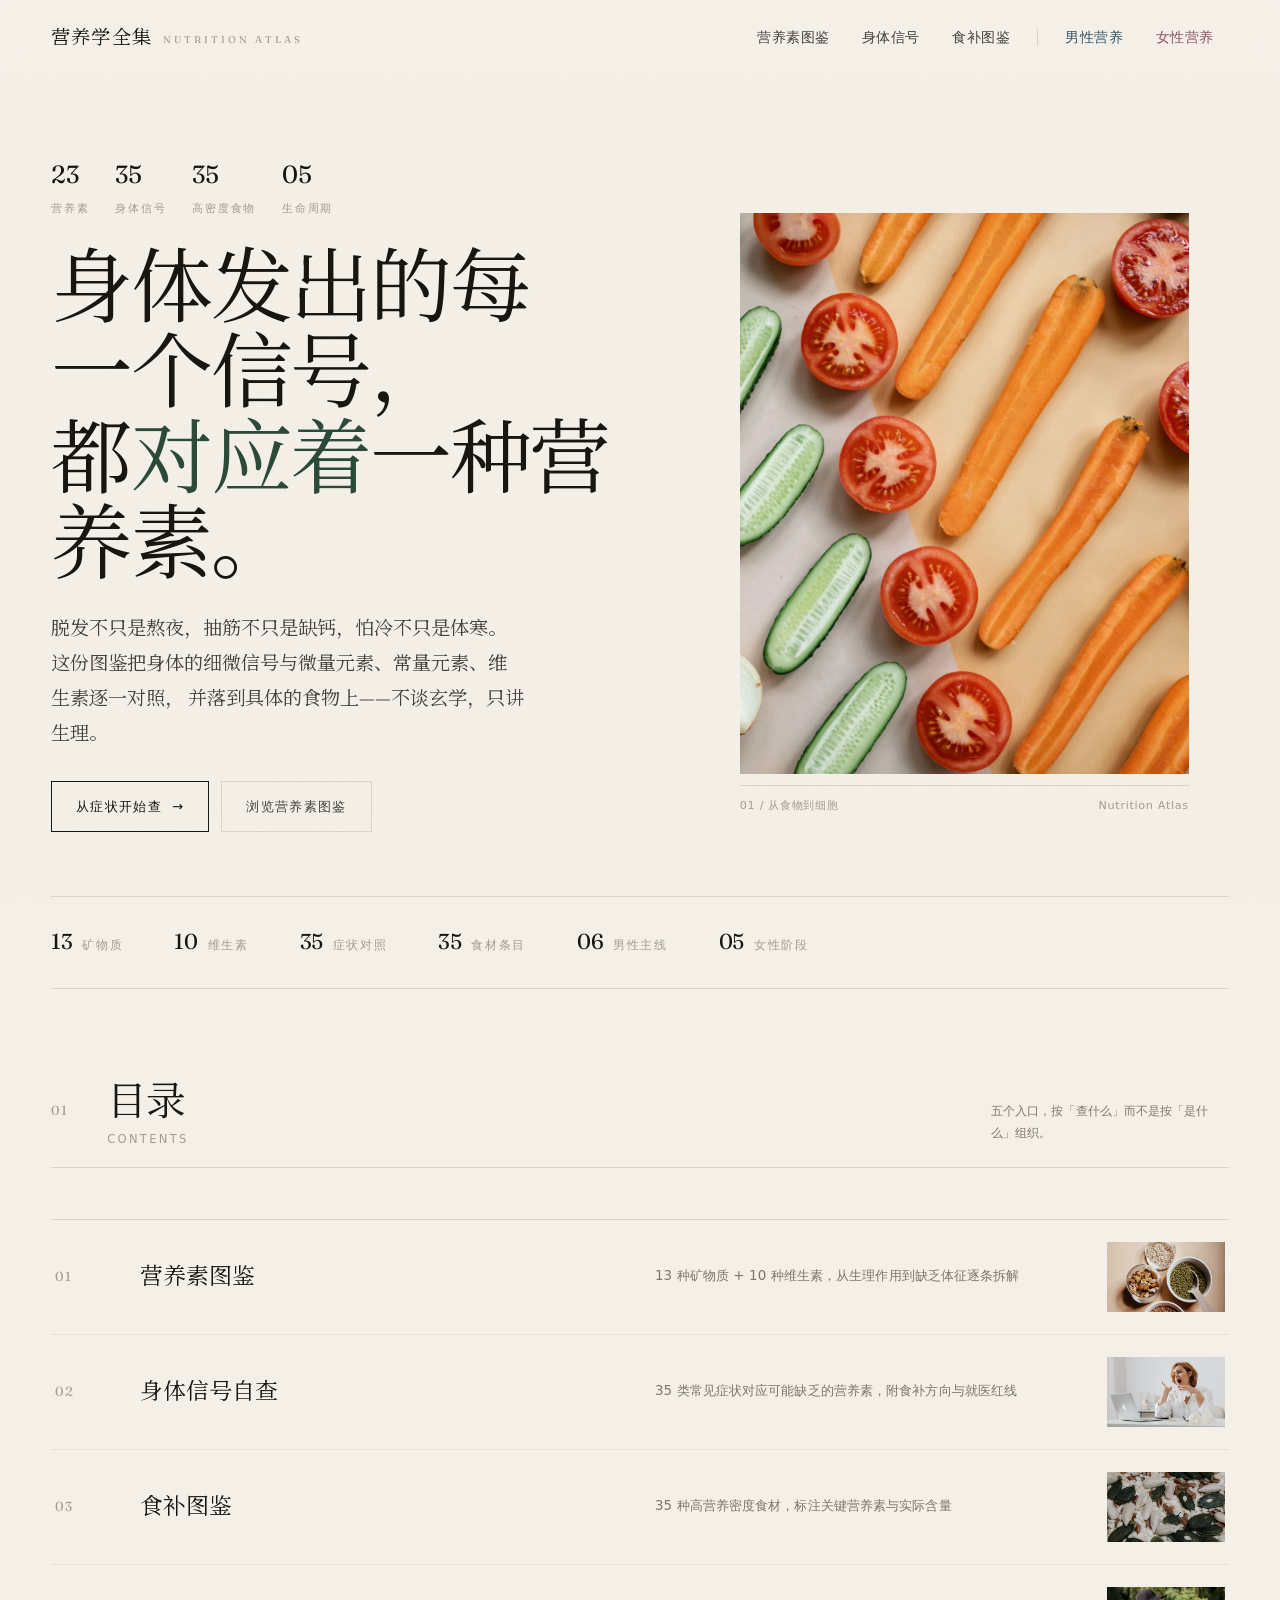
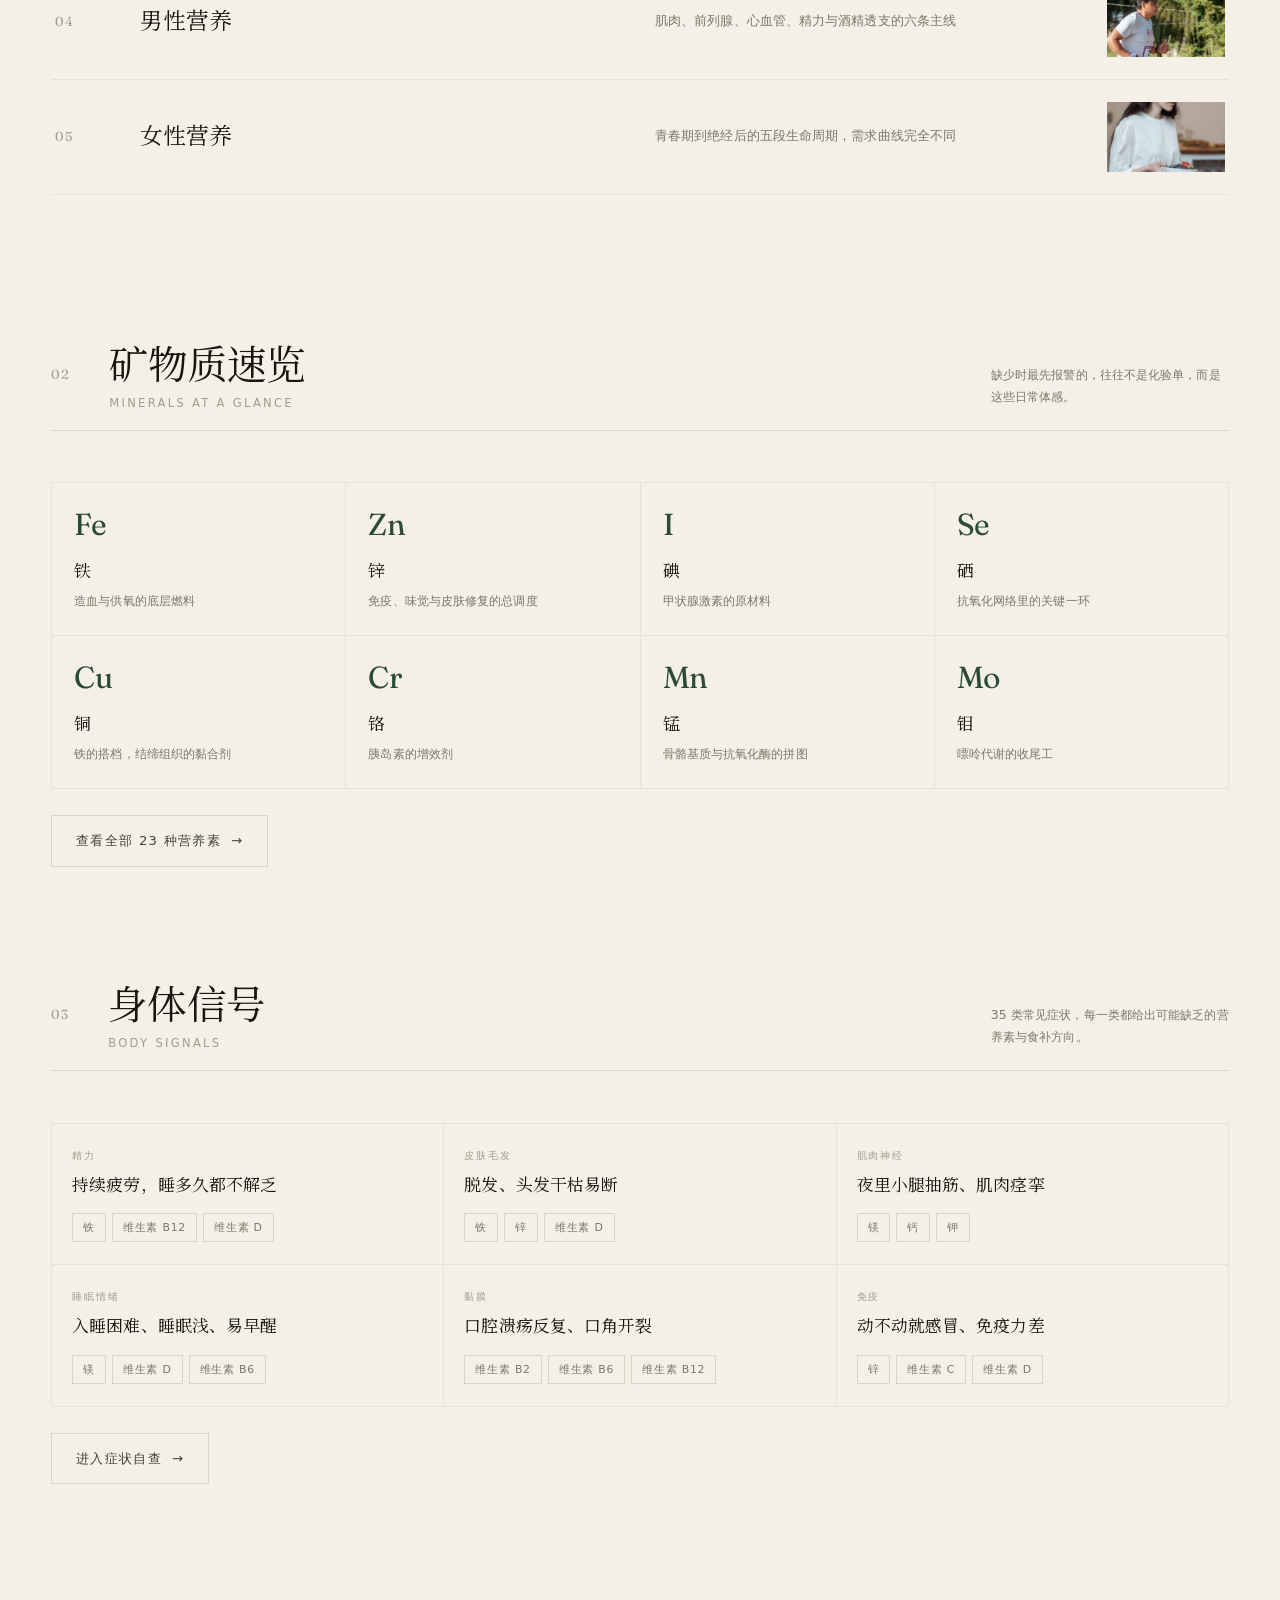
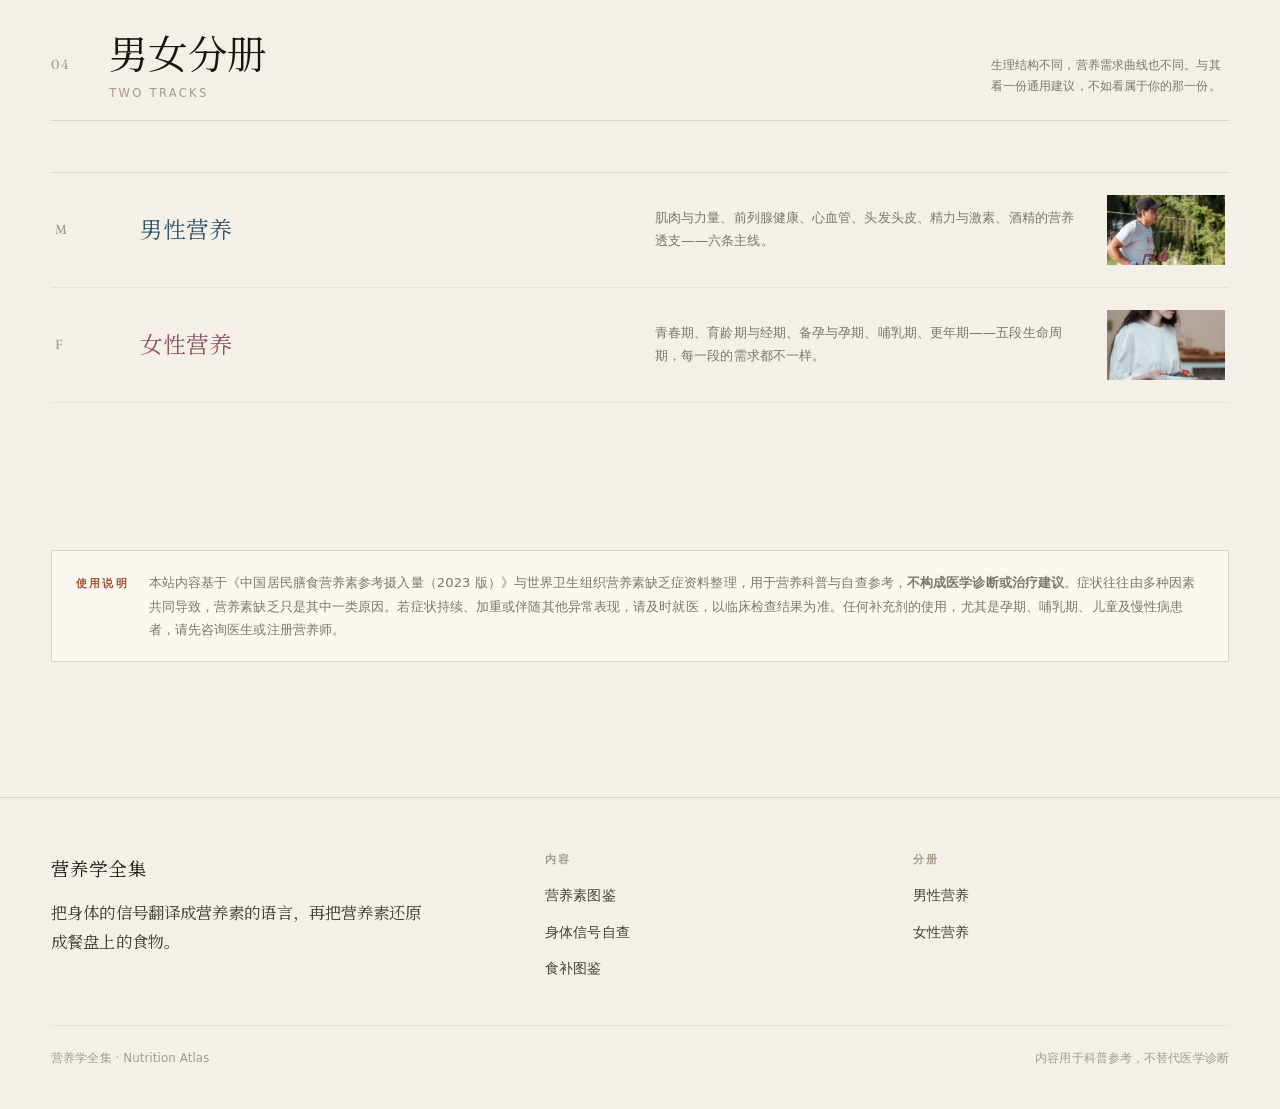
<file: index.html>
<!DOCTYPE html>
<html lang="zh-CN">
<head>
<meta charset="UTF-8">
<meta name="viewport" content="width=device-width, initial-scale=1">
<title>营养学全集 · 微量元素、身体信号与食补图鉴</title>
<meta name="description" content="从身体的细微信号出发，反查可能缺乏的微量元素、常量元素与维生素，并给出对应的高营养密度食物。分设男性与女性专区。">
<link rel="stylesheet" href="css/main.css">
</head>
<body data-page="home">

<header class="masthead">
  <div class="wrap masthead__in">
    <a class="brand" href="index.html">
      <span class="brand__cn">营养学全集</span>
      <span class="brand__en">Nutrition Atlas</span>
    </a>
    <nav class="nav">
      <a href="nutrients.html">营养素图鉴</a>
      <a href="symptoms.html">身体信号</a>
      <a href="foods.html">食补图鉴</a>
      <span class="nav__sep"></span>
      <a href="male.html" data-sex="male">男性营养</a>
      <a href="female.html" data-sex="female">女性营养</a>
    </nav>
    <button class="burger" aria-label="菜单" aria-expanded="false"><span></span><span></span></button>
  </div>
</header>
<div class="drawer">
  <a href="nutrients.html">营养素图鉴 <i>01</i></a>
  <a href="symptoms.html">身体信号自查 <i>02</i></a>
  <a href="foods.html">食补图鉴 <i>03</i></a>
  <a href="male.html">男性营养 <i>04</i></a>
  <a href="female.html">女性营养 <i>05</i></a>
</div>

<!-- ============ Hero ============ -->
<section class="hero">
  <div class="wrap hero__grid">
    <div>
      <div class="hero__meta rv">
        <div><b class="num">23</b><span>营养素</span></div>
        <div><b class="num">35</b><span>身体信号</span></div>
        <div><b class="num">35</b><span>高密度食物</span></div>
        <div><b class="num">05</b><span>生命周期</span></div>
      </div>
      <h1 class="rv" data-d="1">身体发出的每一个信号，<br>都<em>对应着</em>一种营养素。</h1>
      <p class="lead hero__lead rv" data-d="2">
        脱发不只是熬夜，抽筋不只是缺钙，怕冷不只是体寒。
        这份图鉴把身体的细微信号与微量元素、常量元素、维生素逐一对照，
        并落到具体的食物上——不谈玄学，只讲生理。
      </p>
      <div class="hero__cta rv" data-d="3">
        <a class="btn" href="symptoms.html">从症状开始查 <span class="arw">→</span></a>
        <a class="btn btn--ghost" href="nutrients.html">浏览营养素图鉴</a>
      </div>
    </div>
    <figure class="hero__figure rv" data-d="2">
      <img src="img/hero-cover.jpg" alt="新鲜蔬果与食材" width="1600" height="900">
      <figcaption><span>01 / 从食物到细胞</span><span>Nutrition Atlas</span></figcaption>
    </figure>
  </div>
</section>

<div class="wrap"><div class="strip rv">
  <div class="strip__i"><b class="num">13</b><span>矿物质</span></div>
  <div class="strip__i"><b class="num">10</b><span>维生素</span></div>
  <div class="strip__i"><b class="num">35</b><span>症状对照</span></div>
  <div class="strip__i"><b class="num">35</b><span>食材条目</span></div>
  <div class="strip__i"><b class="num">06</b><span>男性主线</span></div>
  <div class="strip__i"><b class="num">05</b><span>女性阶段</span></div>
</div></div>

<!-- ============ 目录 ============ -->
<section class="sec">
  <div class="wrap">
    <div class="sec__head rv">
      <span class="sec__no num">01</span>
      <h2 class="sec__title">目录<small>Contents</small></h2>
      <p class="sec__aside">五个入口，按「查什么」而不是按「是什么」组织。</p>
    </div>
    <div class="toc" id="toc"></div>
  </div>
</section>

<!-- ============ 营养素速览 ============ -->
<section class="sec sec--tight">
  <div class="wrap">
    <div class="sec__head rv">
      <span class="sec__no num">02</span>
      <h2 class="sec__title">矿物质速览<small>Minerals at a Glance</small></h2>
      <p class="sec__aside">缺少时最先报警的，往往不是化验单，而是这些日常体感。</p>
    </div>
    <div class="qgrid" id="quickNutrients"></div>
    <div style="margin-top:26px" class="rv">
      <a class="btn btn--ghost" href="nutrients.html">查看全部 23 种营养素 <span class="arw">→</span></a>
    </div>
  </div>
</section>

<!-- ============ 症状抽样 ============ -->
<section class="sec sec--tight">
  <div class="wrap">
    <div class="sec__head rv">
      <span class="sec__no num">03</span>
      <h2 class="sec__title">身体信号<small>Body Signals</small></h2>
      <p class="sec__aside">35 类常见症状，每一类都给出可能缺乏的营养素与食补方向。</p>
    </div>
    <div class="sgrid" id="quickSymptoms"></div>
    <div style="margin-top:26px" class="rv">
      <a class="btn btn--ghost" href="symptoms.html">进入症状自查 <span class="arw">→</span></a>
    </div>
  </div>
</section>

<!-- ============ 男女分流 ============ -->
<section class="sec">
  <div class="wrap">
    <div class="sec__head rv">
      <span class="sec__no num">04</span>
      <h2 class="sec__title">男女分册<small>Two Tracks</small></h2>
      <p class="sec__aside">生理结构不同，营养需求曲线也不同。与其看一份通用建议，不如看属于你的那一份。</p>
    </div>
    <div class="toc">
      <a class="toc__row rv" href="male.html">
        <span class="toc__no num">M</span>
        <span class="toc__t" style="color:var(--male)">男性营养</span>
        <span class="toc__d">肌肉与力量、前列腺健康、心血管、头发头皮、精力与激素、酒精的营养透支——六条主线。</span>
        <span class="toc__thumb"><img src="img/hero-male.jpg" alt="" loading="lazy"></span>
      </a>
      <a class="toc__row rv" href="female.html">
        <span class="toc__no num">F</span>
        <span class="toc__t" style="color:var(--female)">女性营养</span>
        <span class="toc__d">青春期、育龄期与经期、备孕与孕期、哺乳期、更年期——五段生命周期，每一段的需求都不一样。</span>
        <span class="toc__thumb"><img src="img/hero-female.jpg" alt="" loading="lazy"></span>
      </a>
    </div>
  </div>
</section>

<!-- ============ 声明 ============ -->
<section class="sec sec--tight">
  <div class="wrap">
    <div class="disclaim rv">
      <b>使用说明</b>
      <p>本站内容基于《中国居民膳食营养素参考摄入量（2023 版）》与世界卫生组织营养素缺乏症资料整理，用于营养科普与自查参考，<strong>不构成医学诊断或治疗建议</strong>。症状往往由多种因素共同导致，营养素缺乏只是其中一类原因。若症状持续、加重或伴随其他异常表现，请及时就医，以临床检查结果为准。任何补充剂的使用，尤其是孕期、哺乳期、儿童及慢性病患者，请先咨询医生或注册营养师。</p>
    </div>
  </div>
</section>

<footer class="foot">
  <div class="wrap">
    <div class="foot__grid">
      <div class="foot__brand">
        <span class="brand__cn" style="font-family:var(--serif);font-size:1.15rem;letter-spacing:.06em">营养学全集</span>
        <p>把身体的信号翻译成营养素的语言，再把营养素还原成餐盘上的食物。</p>
      </div>
      <div>
        <h4>内容</h4>
        <ul>
          <li><a href="nutrients.html">营养素图鉴</a></li>
          <li><a href="symptoms.html">身体信号自查</a></li>
          <li><a href="foods.html">食补图鉴</a></li>
        </ul>
      </div>
      <div>
        <h4>分册</h4>
        <ul>
          <li><a href="male.html">男性营养</a></li>
          <li><a href="female.html">女性营养</a></li>
        </ul>
      </div>
    </div>
    <div class="foot__base">
      <span>营养学全集 · Nutrition Atlas</span>
      <span>内容用于科普参考，不替代医学诊断</span>
    </div>
  </div>
</footer>

<script src="js/data-core.js"></script>
<script src="js/data-gender.js"></script>
<script src="js/app.js"></script>
</body>
</html>
</file>
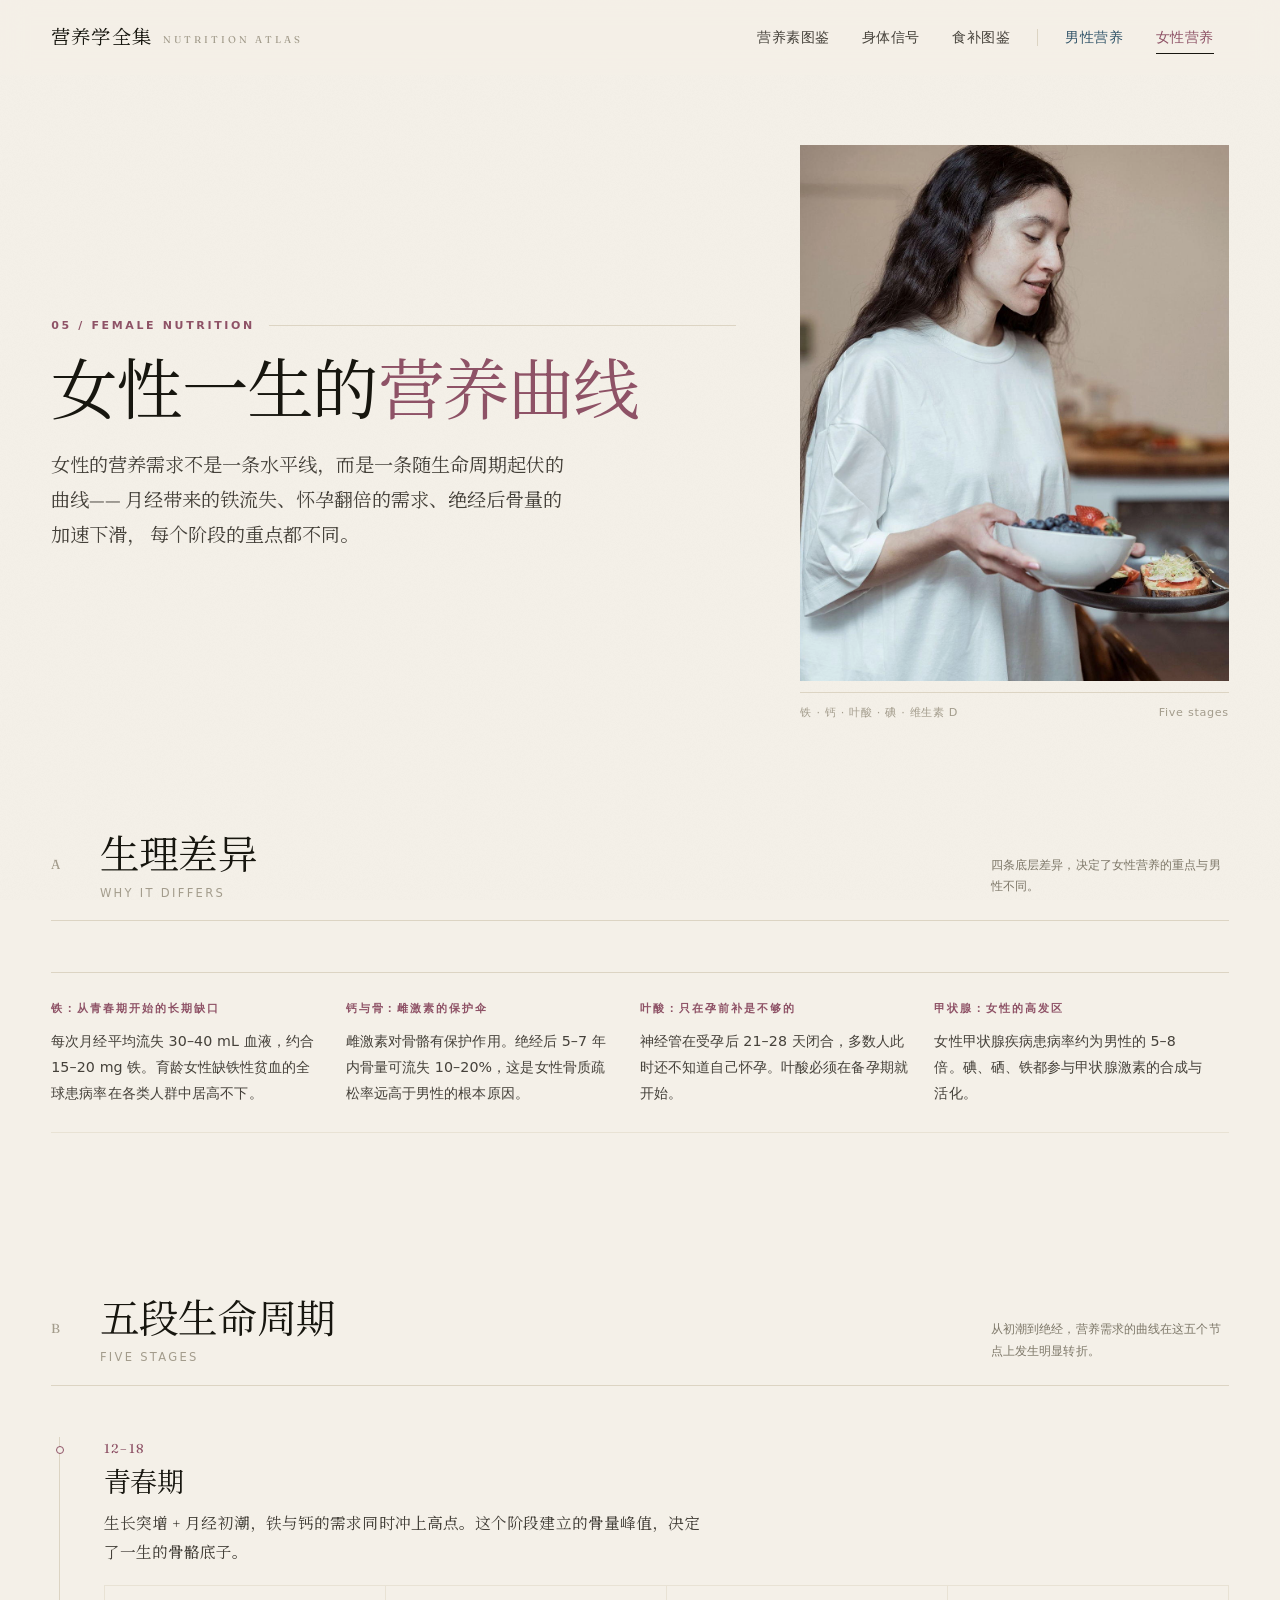
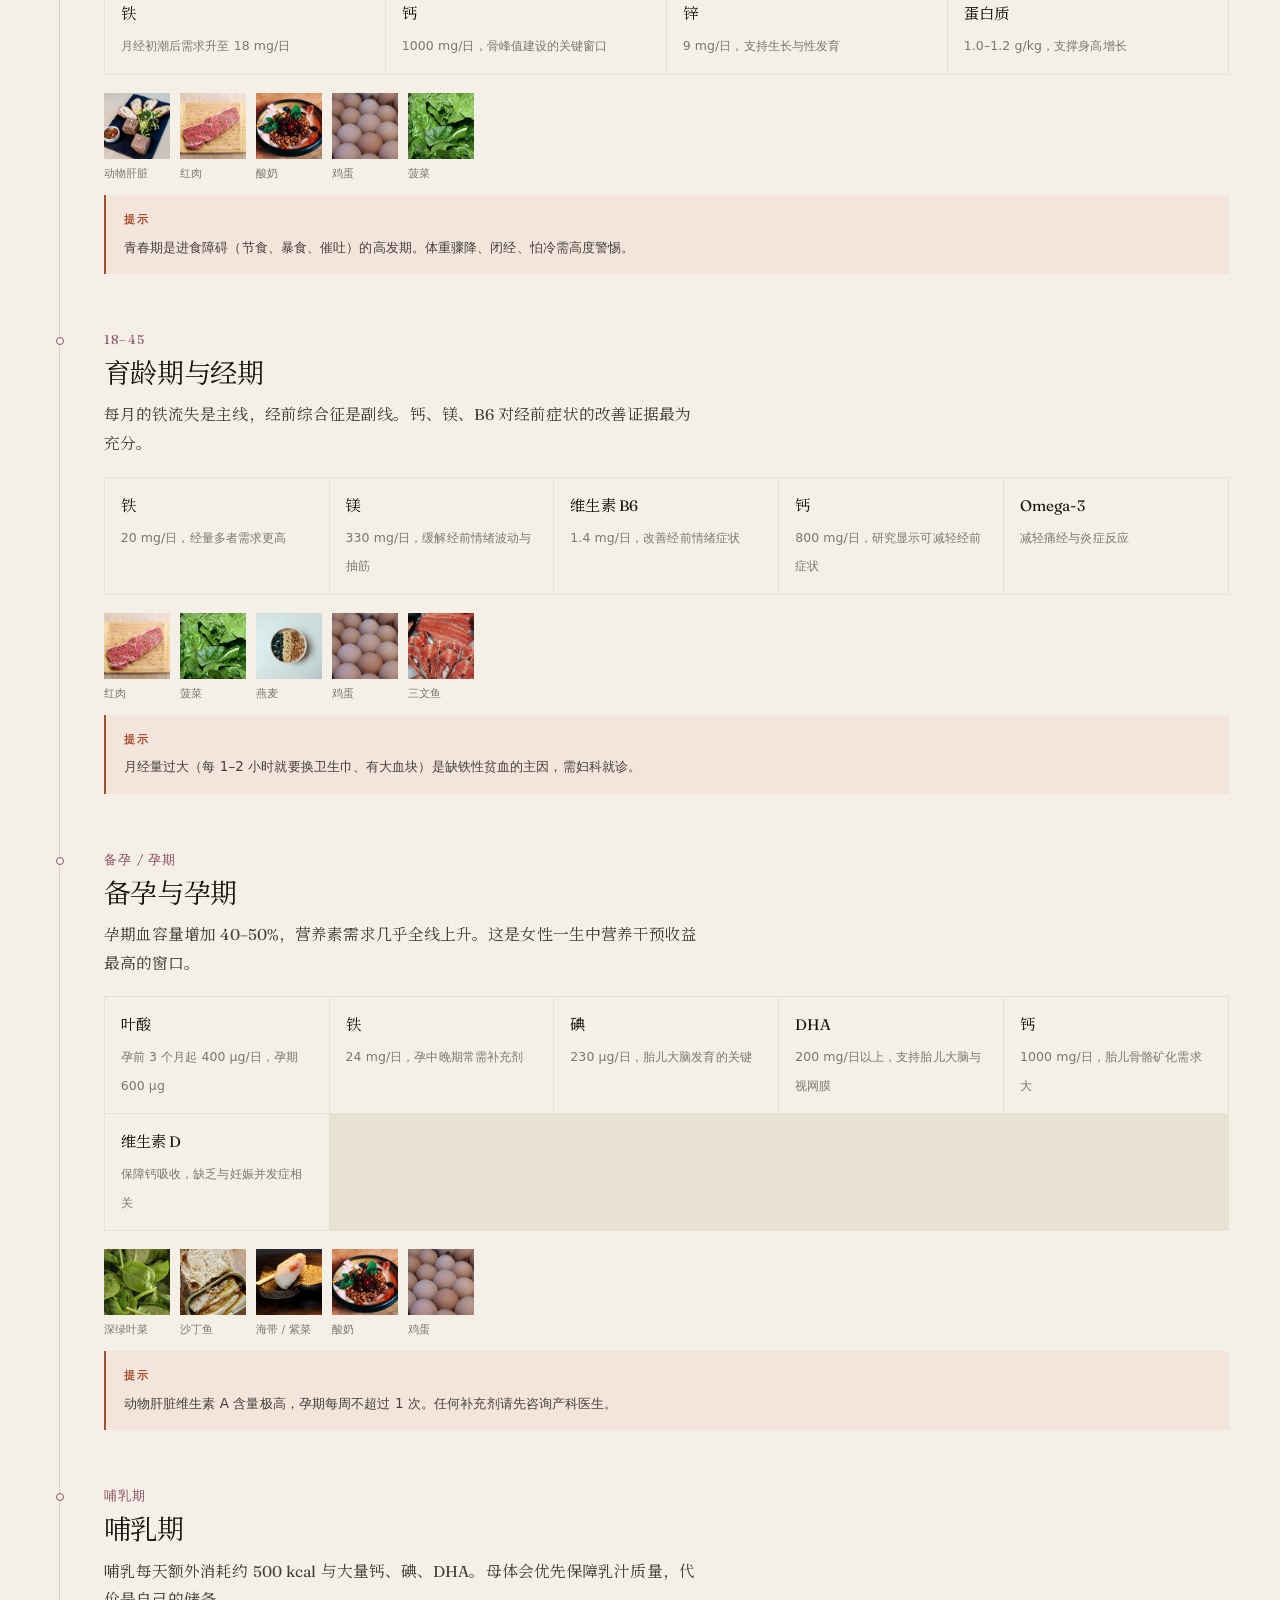
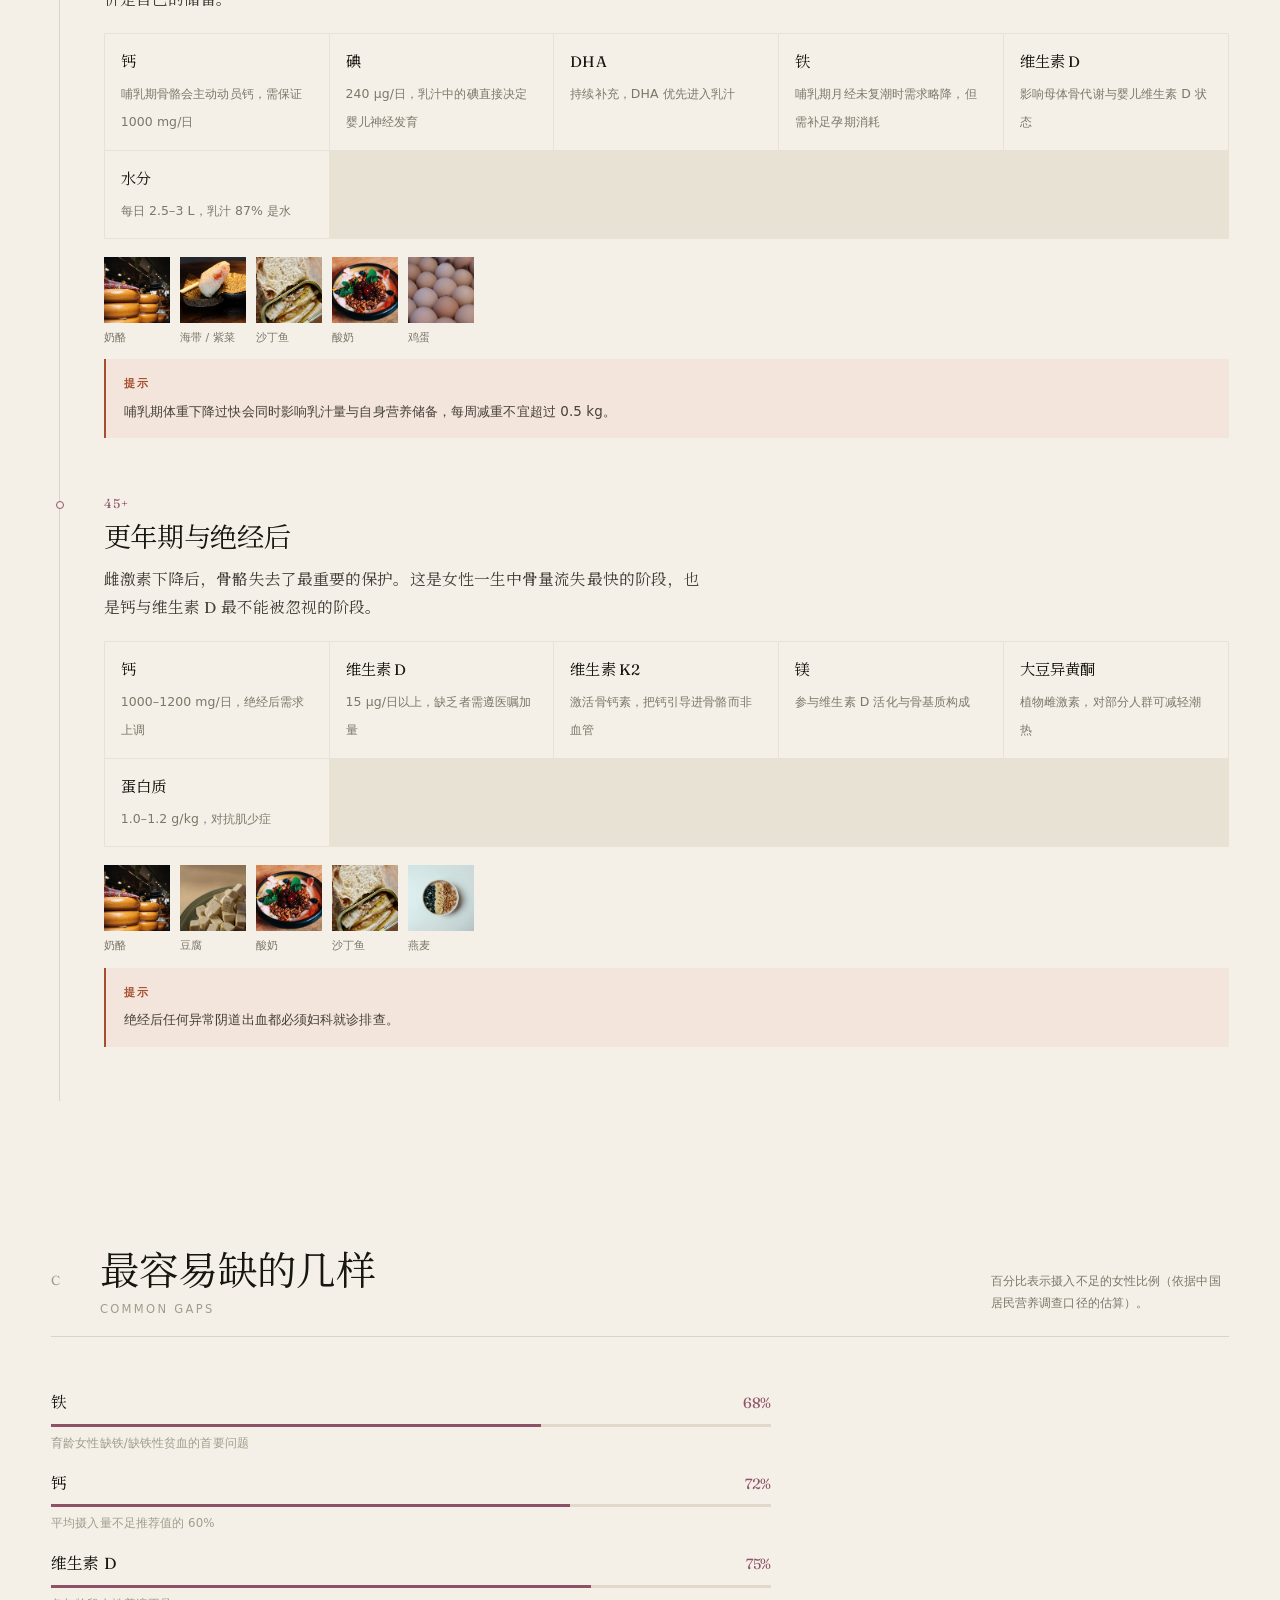
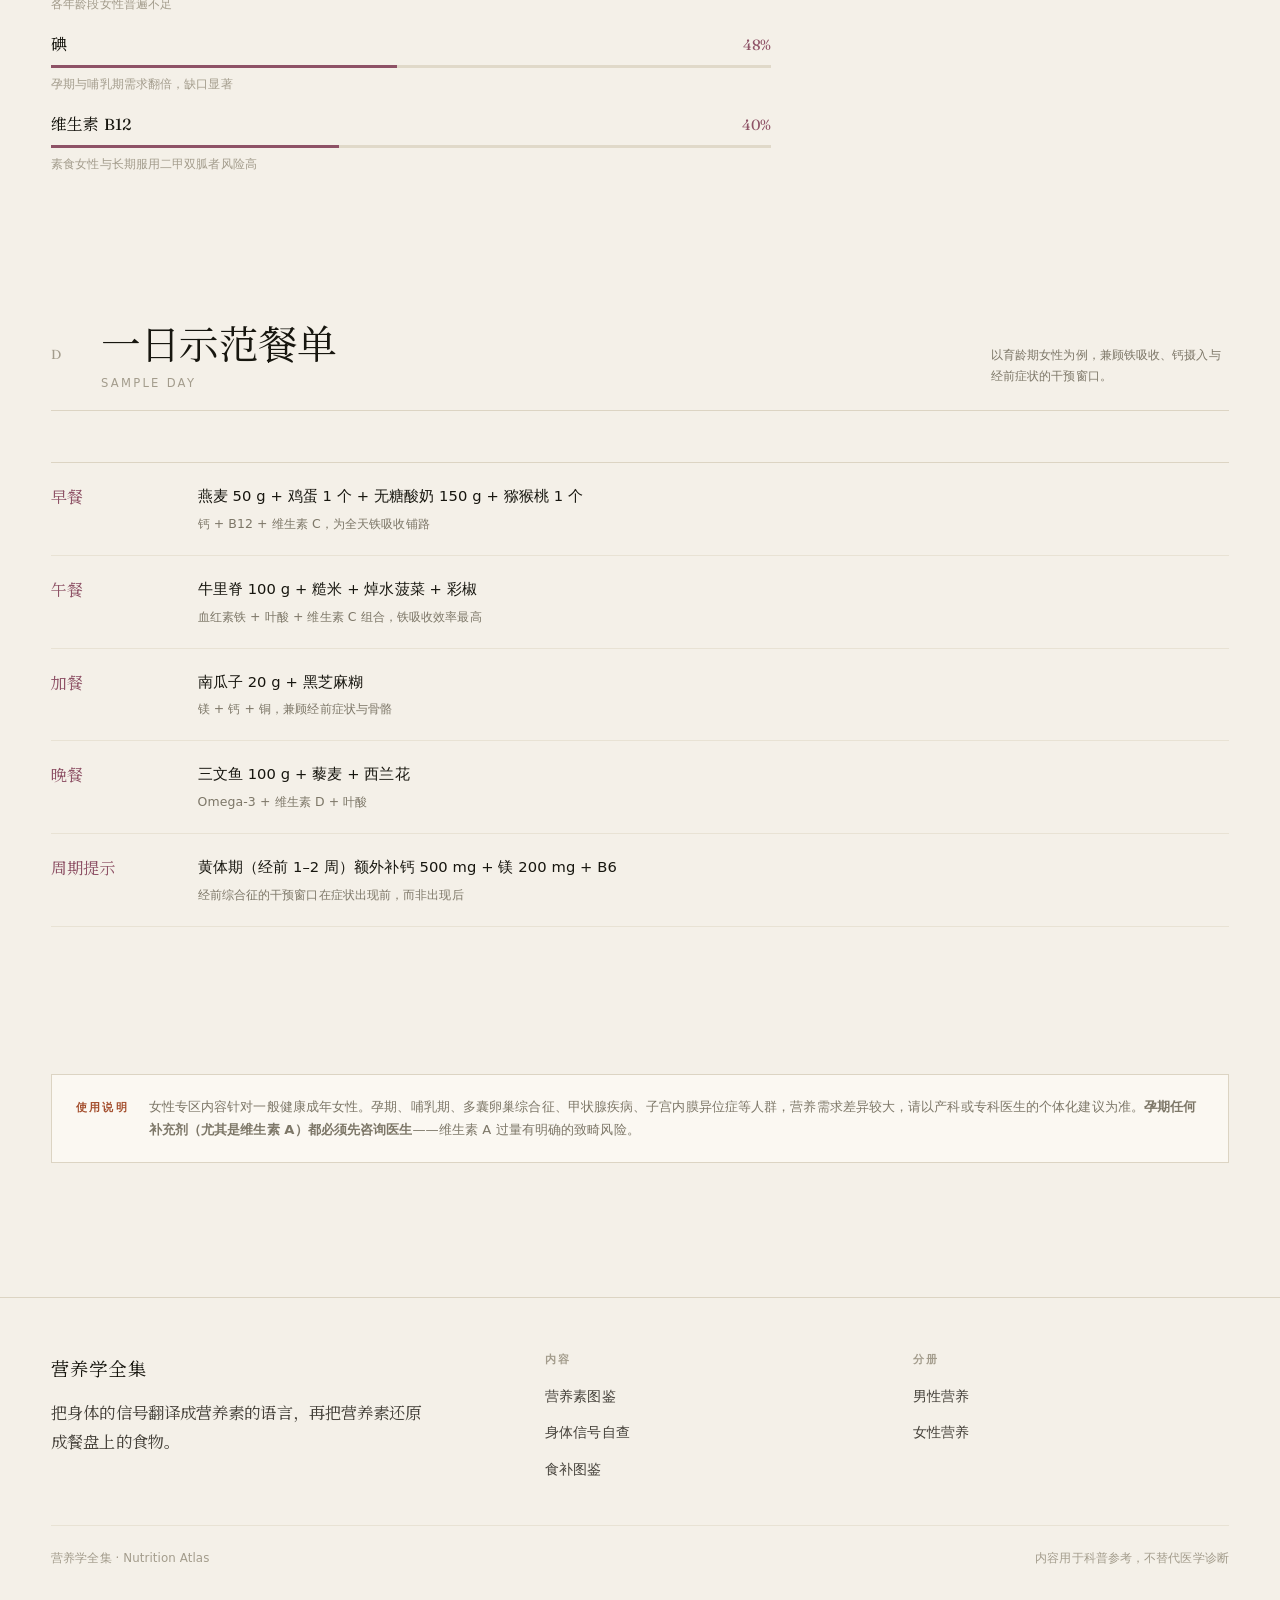
<file: female.html>
<!DOCTYPE html>
<html lang="zh-CN">
<head>
<meta charset="UTF-8">
<meta name="viewport" content="width=device-width, initial-scale=1">
<title>女性营养 · 营养学全集</title>
<meta name="description" content="女性一生的营养曲线：青春期、育龄期与经期、备孕与孕期、哺乳期、更年期与绝经后，五段生命周期的营养需求。">
<link rel="stylesheet" href="css/main.css">
</head>
<body data-page="female" class="female">

<header class="masthead">
  <div class="wrap masthead__in">
    <a class="brand" href="index.html">
      <span class="brand__cn">营养学全集</span>
      <span class="brand__en">Nutrition Atlas</span>
    </a>
    <nav class="nav">
      <a href="nutrients.html">营养素图鉴</a>
      <a href="symptoms.html">身体信号</a>
      <a href="foods.html">食补图鉴</a>
      <span class="nav__sep"></span>
      <a href="male.html" data-sex="male">男性营养</a>
      <a href="female.html" data-sex="female" aria-current="page">女性营养</a>
    </nav>
    <button class="burger" aria-label="菜单" aria-expanded="false"><span></span><span></span></button>
  </div>
</header>
<div class="drawer">
  <a href="nutrients.html">营养素图鉴 <i>01</i></a>
  <a href="symptoms.html">身体信号自查 <i>02</i></a>
  <a href="foods.html">食补图鉴 <i>03</i></a>
  <a href="male.html">男性营养 <i>04</i></a>
  <a href="female.html">女性营养 <i>05</i></a>
</div>

<section class="sexhero">
  <div class="wrap sexhero__in">
    <div>
      <div class="eyebrow rv"><span class="kicker" style="color:var(--female)">05 / Female Nutrition</span></div>
      <h1 class="rv" data-d="1">女性一生的<em>营养曲线</em></h1>
      <p class="lead rv" data-d="2" style="max-width:44ch">
        女性的营养需求不是一条水平线，而是一条随生命周期起伏的曲线——
        月经带来的铁流失、怀孕翻倍的需求、绝经后骨量的加速下滑，
        每个阶段的重点都不同。
      </p>
    </div>
    <figure class="rv" data-d="2" style="margin:0">
      <img src="img/hero-female.jpg" alt="女性健康早餐" width="1200" height="900">
      <figcaption style="display:flex;justify-content:space-between;margin-top:11px;padding-top:10px;border-top:1px solid var(--rule);font-size:.7rem;letter-spacing:.06em;color:var(--ink-4)">
        <span>铁 · 钙 · 叶酸 · 碘 · 维生素 D</span><span>Five stages</span>
      </figcaption>
    </figure>
  </div>
</section>

<section class="sec sec--tight">
  <div class="wrap">
    <div class="sec__head rv">
      <span class="sec__no num">A</span>
      <h2 class="sec__title">生理差异<small>Why It Differs</small></h2>
      <p class="sec__aside">四条底层差异，决定了女性营养的重点与男性不同。</p>
    </div>
    <dl class="introgrid" id="sexIntro"></dl>
  </div>
</section>

<section class="sec">
  <div class="wrap">
    <div class="sec__head rv">
      <span class="sec__no num">B</span>
      <h2 class="sec__title">五段生命周期<small>Five Stages</small></h2>
      <p class="sec__aside">从初潮到绝经，营养需求的曲线在这五个节点上发生明显转折。</p>
    </div>
    <div class="tl" id="sexStages"></div>
  </div>
</section>

<section class="sec sec--tight">
  <div class="wrap">
    <div class="sec__head rv">
      <span class="sec__no num">C</span>
      <h2 class="sec__title">最容易缺的几样<small>Common Gaps</small></h2>
      <p class="sec__aside">百分比表示摄入不足的女性比例（依据中国居民营养调查口径的估算）。</p>
    </div>
    <div class="gapbars" id="sexGaps" style="max-width:720px"></div>
  </div>
</section>

<section class="sec">
  <div class="wrap">
    <div class="sec__head rv">
      <span class="sec__no num">D</span>
      <h2 class="sec__title">一日示范餐单<small>Sample Day</small></h2>
      <p class="sec__aside">以育龄期女性为例，兼顾铁吸收、钙摄入与经前症状的干预窗口。</p>
    </div>
    <div id="sexPlan"></div>
  </div>
</section>

<section class="sec sec--tight">
  <div class="wrap">
    <div class="disclaim rv">
      <b>使用说明</b>
      <p>女性专区内容针对一般健康成年女性。孕期、哺乳期、多囊卵巢综合征、甲状腺疾病、子宫内膜异位症等人群，营养需求差异较大，请以产科或专科医生的个体化建议为准。<strong>孕期任何补充剂（尤其是维生素 A）都必须先咨询医生</strong>——维生素 A 过量有明确的致畸风险。</p>
    </div>
  </div>
</section>

<footer class="foot">
  <div class="wrap">
    <div class="foot__grid">
      <div class="foot__brand">
        <span style="font-family:var(--serif);font-size:1.15rem;letter-spacing:.06em">营养学全集</span>
        <p>把身体的信号翻译成营养素的语言，再把营养素还原成餐盘上的食物。</p>
      </div>
      <div>
        <h4>内容</h4>
        <ul>
          <li><a href="nutrients.html">营养素图鉴</a></li>
          <li><a href="symptoms.html">身体信号自查</a></li>
          <li><a href="foods.html">食补图鉴</a></li>
        </ul>
      </div>
      <div>
        <h4>分册</h4>
        <ul>
          <li><a href="male.html">男性营养</a></li>
          <li><a href="female.html">女性营养</a></li>
        </ul>
      </div>
    </div>
    <div class="foot__base">
      <span>营养学全集 · Nutrition Atlas</span>
      <span>内容用于科普参考，不替代医学诊断</span>
    </div>
  </div>
</footer>

<script src="js/data-core.js"></script>
<script src="js/data-gender.js"></script>
<script src="js/app.js"></script>
</body>
</html>
</file>
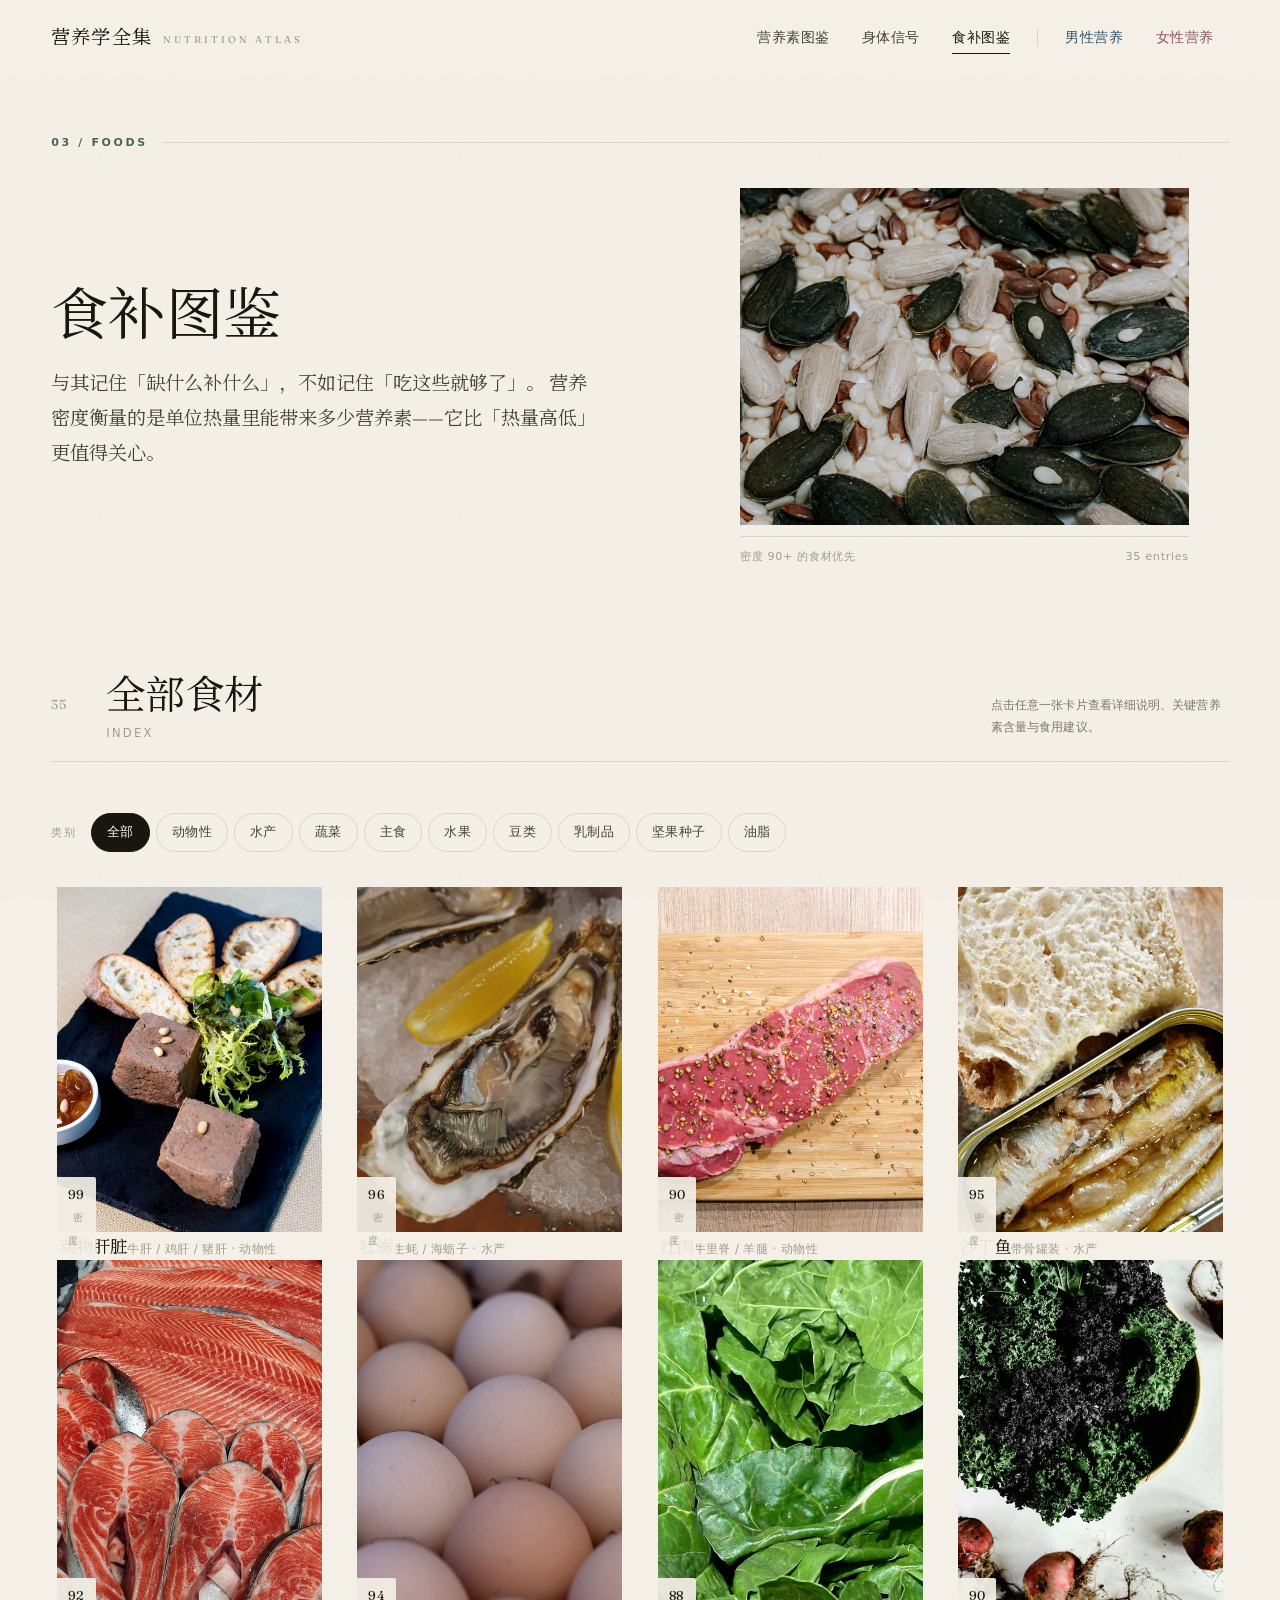
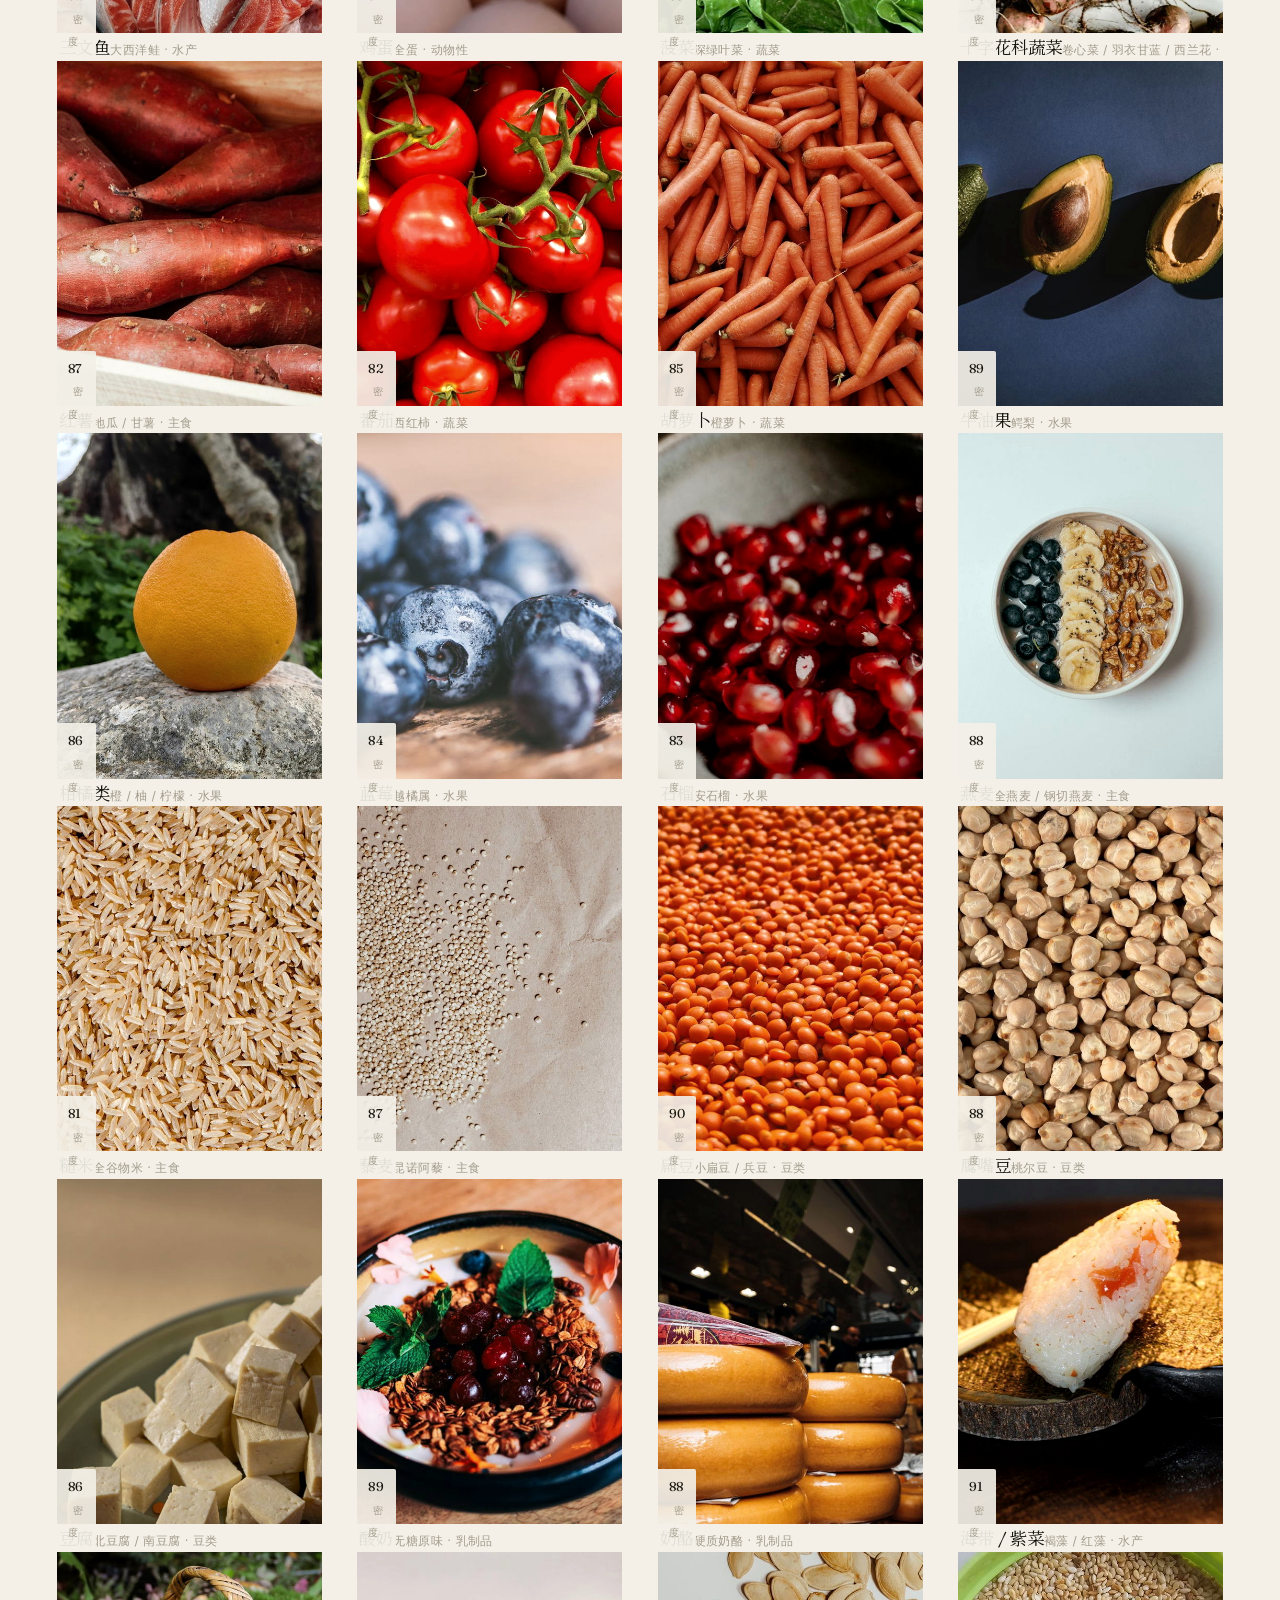
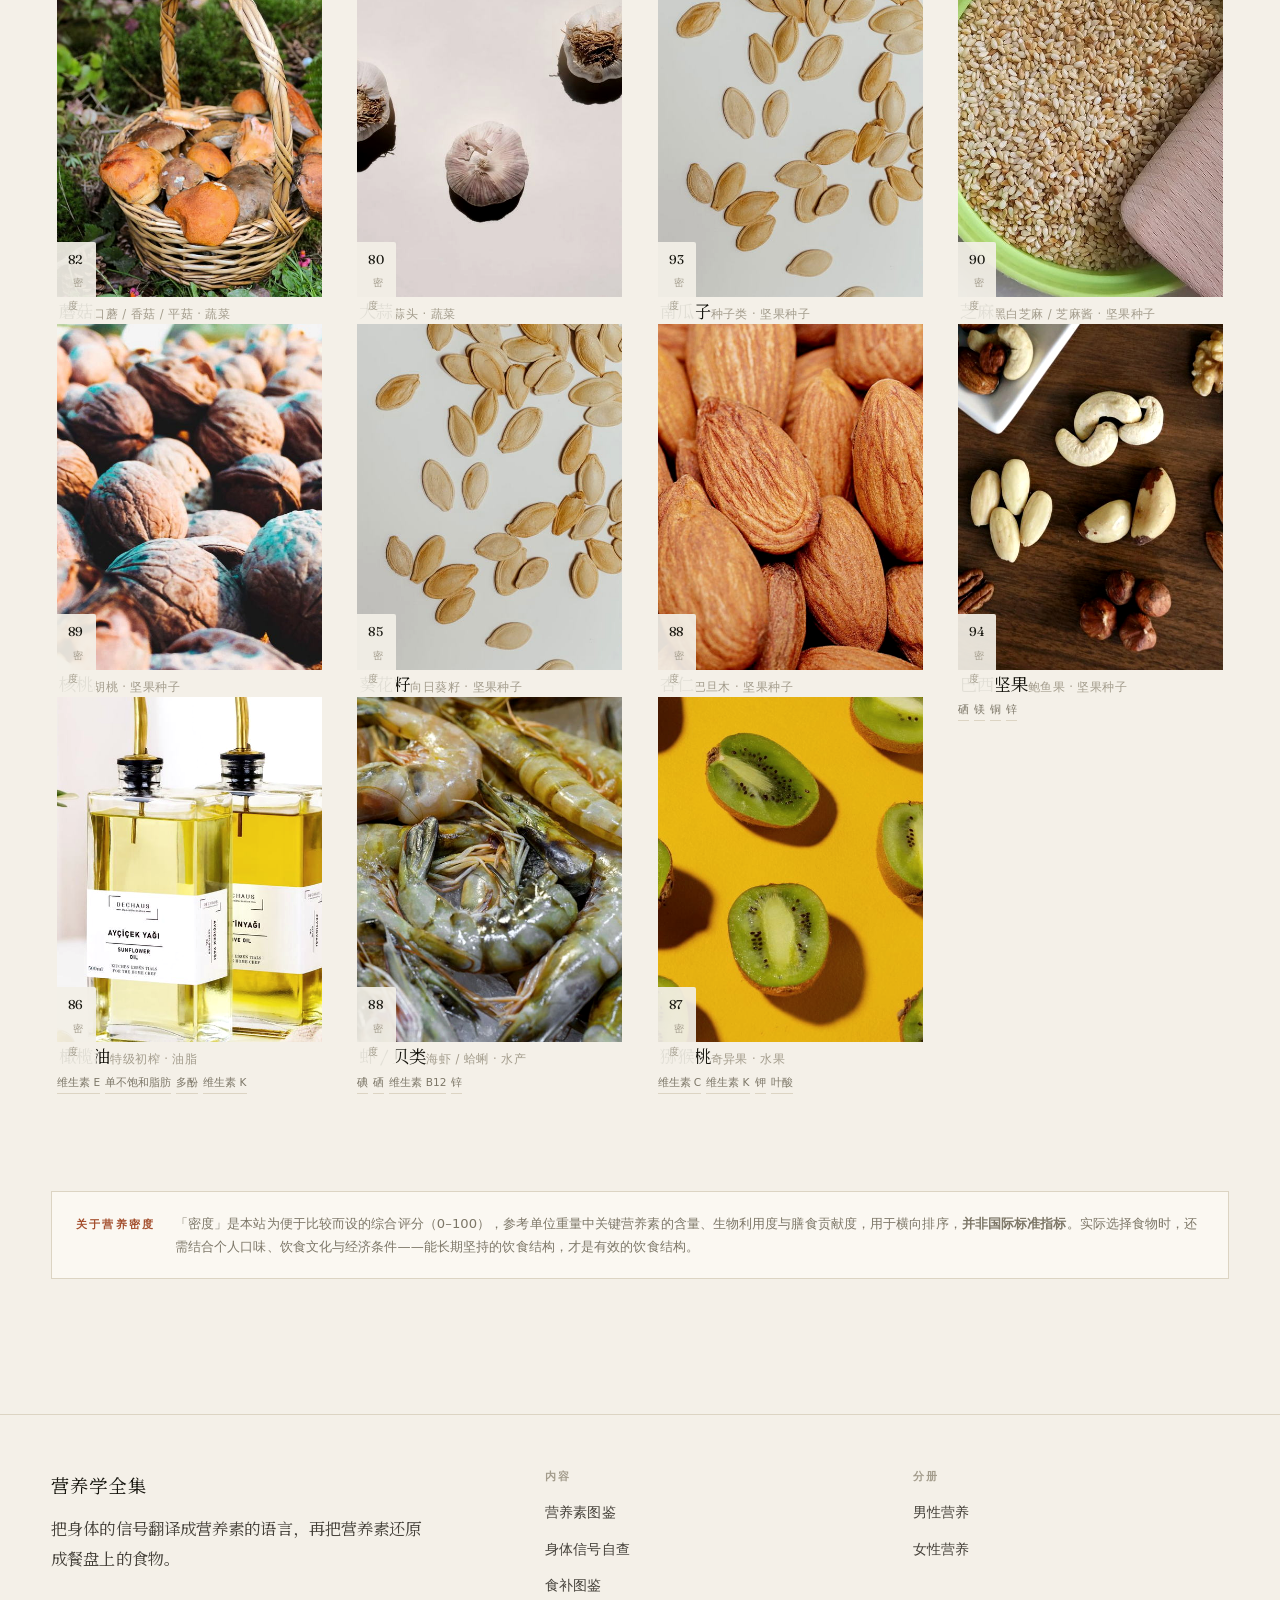
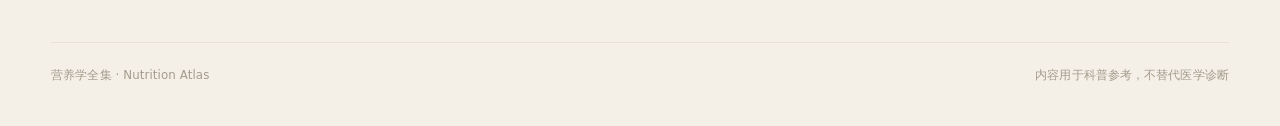
<file: foods.html>
<!DOCTYPE html>
<html lang="zh-CN">
<head>
<meta charset="UTF-8">
<meta name="viewport" content="width=device-width, initial-scale=1">
<title>食补图鉴 · 营养学全集</title>
<meta name="description" content="35 种高营养密度食材：动物肝脏、牡蛎、沙丁鱼、菠菜、南瓜子、巴西坚果……标注关键营养素与实际含量。">
<link rel="stylesheet" href="css/main.css">
</head>
<body data-page="foods">

<header class="masthead">
  <div class="wrap masthead__in">
    <a class="brand" href="index.html">
      <span class="brand__cn">营养学全集</span>
      <span class="brand__en">Nutrition Atlas</span>
    </a>
    <nav class="nav">
      <a href="nutrients.html">营养素图鉴</a>
      <a href="symptoms.html">身体信号</a>
      <a href="foods.html" aria-current="page">食补图鉴</a>
      <span class="nav__sep"></span>
      <a href="male.html" data-sex="male">男性营养</a>
      <a href="female.html" data-sex="female">女性营养</a>
    </nav>
    <button class="burger" aria-label="菜单" aria-expanded="false"><span></span><span></span></button>
  </div>
</header>
<div class="drawer">
  <a href="nutrients.html">营养素图鉴 <i>01</i></a>
  <a href="symptoms.html">身体信号自查 <i>02</i></a>
  <a href="foods.html">食补图鉴 <i>03</i></a>
  <a href="male.html">男性营养 <i>04</i></a>
  <a href="female.html">女性营养 <i>05</i></a>
</div>

<section class="sec sec--tight" style="padding-bottom:0">
  <div class="wrap">
    <div class="eyebrow rv"><span class="kicker kicker--green">03 / Foods</span></div>
    <div class="hero__grid" style="align-items:center">
      <div>
        <h1 style="font-size:clamp(2.2rem,4.6vw,3.6rem);line-height:1.08;margin-bottom:20px" class="rv" data-d="1">
          食补图鉴
        </h1>
        <p class="lead rv" data-d="2" style="max-width:46ch">
          与其记住「缺什么补什么」，不如记住「吃这些就够了」。
          营养密度衡量的是单位热量里能带来多少营养素——它比「热量高低」更值得关心。
        </p>
      </div>
      <figure class="hero__figure hero__figure--wide rv" data-d="2">
        <img src="img/hero-foods.jpg" alt="高营养密度食材" width="1600" height="900">
        <figcaption><span>密度 90+ 的食材优先</span><span>35 entries</span></figcaption>
      </figure>
    </div>
  </div>
</section>

<section class="sec">
  <div class="wrap">
    <div class="sec__head rv">
      <span class="sec__no num">35</span>
      <h2 class="sec__title">全部食材<small>Index</small></h2>
      <p class="sec__aside">点击任意一张卡片查看详细说明、关键营养素含量与食用建议。</p>
    </div>
    <div class="filters rv" id="ffilters"></div>
    <div class="fgrid" id="fgrid" style="margin-top:34px"></div>
  </div>
</section>

<section class="sec sec--tight">
  <div class="wrap">
    <div class="disclaim rv">
      <b>关于营养密度</b>
      <p>「密度」是本站为便于比较而设的综合评分（0–100），参考单位重量中关键营养素的含量、生物利用度与膳食贡献度，用于横向排序，<strong>并非国际标准指标</strong>。实际选择食物时，还需结合个人口味、饮食文化与经济条件——能长期坚持的饮食结构，才是有效的饮食结构。</p>
    </div>
  </div>
</section>

<footer class="foot">
  <div class="wrap">
    <div class="foot__grid">
      <div class="foot__brand">
        <span style="font-family:var(--serif);font-size:1.15rem;letter-spacing:.06em">营养学全集</span>
        <p>把身体的信号翻译成营养素的语言，再把营养素还原成餐盘上的食物。</p>
      </div>
      <div>
        <h4>内容</h4>
        <ul>
          <li><a href="nutrients.html">营养素图鉴</a></li>
          <li><a href="symptoms.html">身体信号自查</a></li>
          <li><a href="foods.html">食补图鉴</a></li>
        </ul>
      </div>
      <div>
        <h4>分册</h4>
        <ul>
          <li><a href="male.html">男性营养</a></li>
          <li><a href="female.html">女性营养</a></li>
        </ul>
      </div>
    </div>
    <div class="foot__base">
      <span>营养学全集 · Nutrition Atlas</span>
      <span>内容用于科普参考，不替代医学诊断</span>
    </div>
  </div>
</footer>

<!-- 食物详情抽屉 -->
<div class="sheet" id="sheet" aria-hidden="true">
  <div class="sheet__veil"></div>
  <aside class="sheet__panel" id="sheetPanel">
    <button class="sheet__close">关闭 &nbsp;×</button>
    <img class="sheet__img" id="sheetImg" alt="">
    <div class="sheet__bd">
      <h3 id="sheetName"></h3>
      <div class="sheet__sub" id="sheetSub"></div>
      <div class="sheet__data num" id="sheetData"></div>
      <p class="sheet__p" id="sheetDesc"></p>
      <div class="blk">
        <div class="blk__h">关键营养素</div>
        <div style="display:flex;gap:7px;flex-wrap:wrap" id="sheetNt"></div>
      </div>
      <div class="quote" id="sheetTip"></div>
    </div>
  </aside>
</div>

<script src="js/data-core.js"></script>
<script src="js/data-gender.js"></script>
<script src="js/app.js"></script>
</body>
</html>
</file>
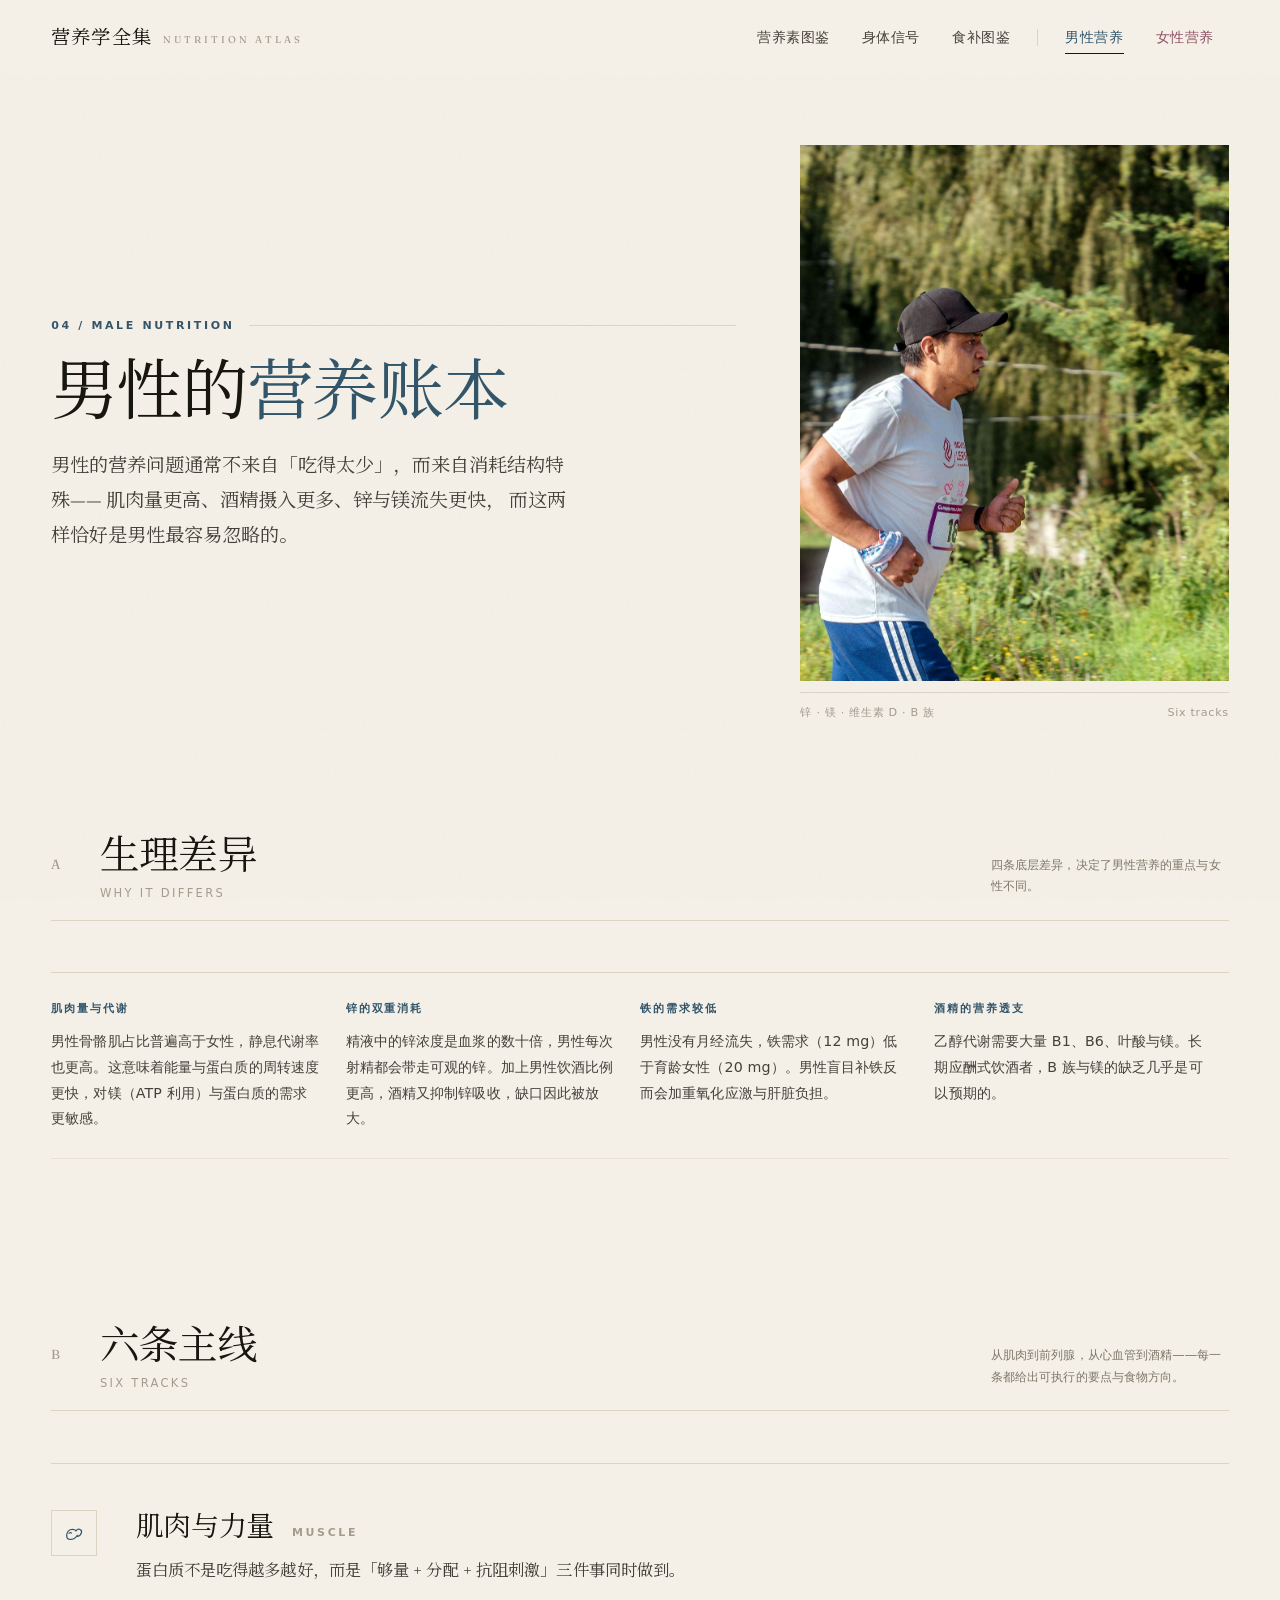
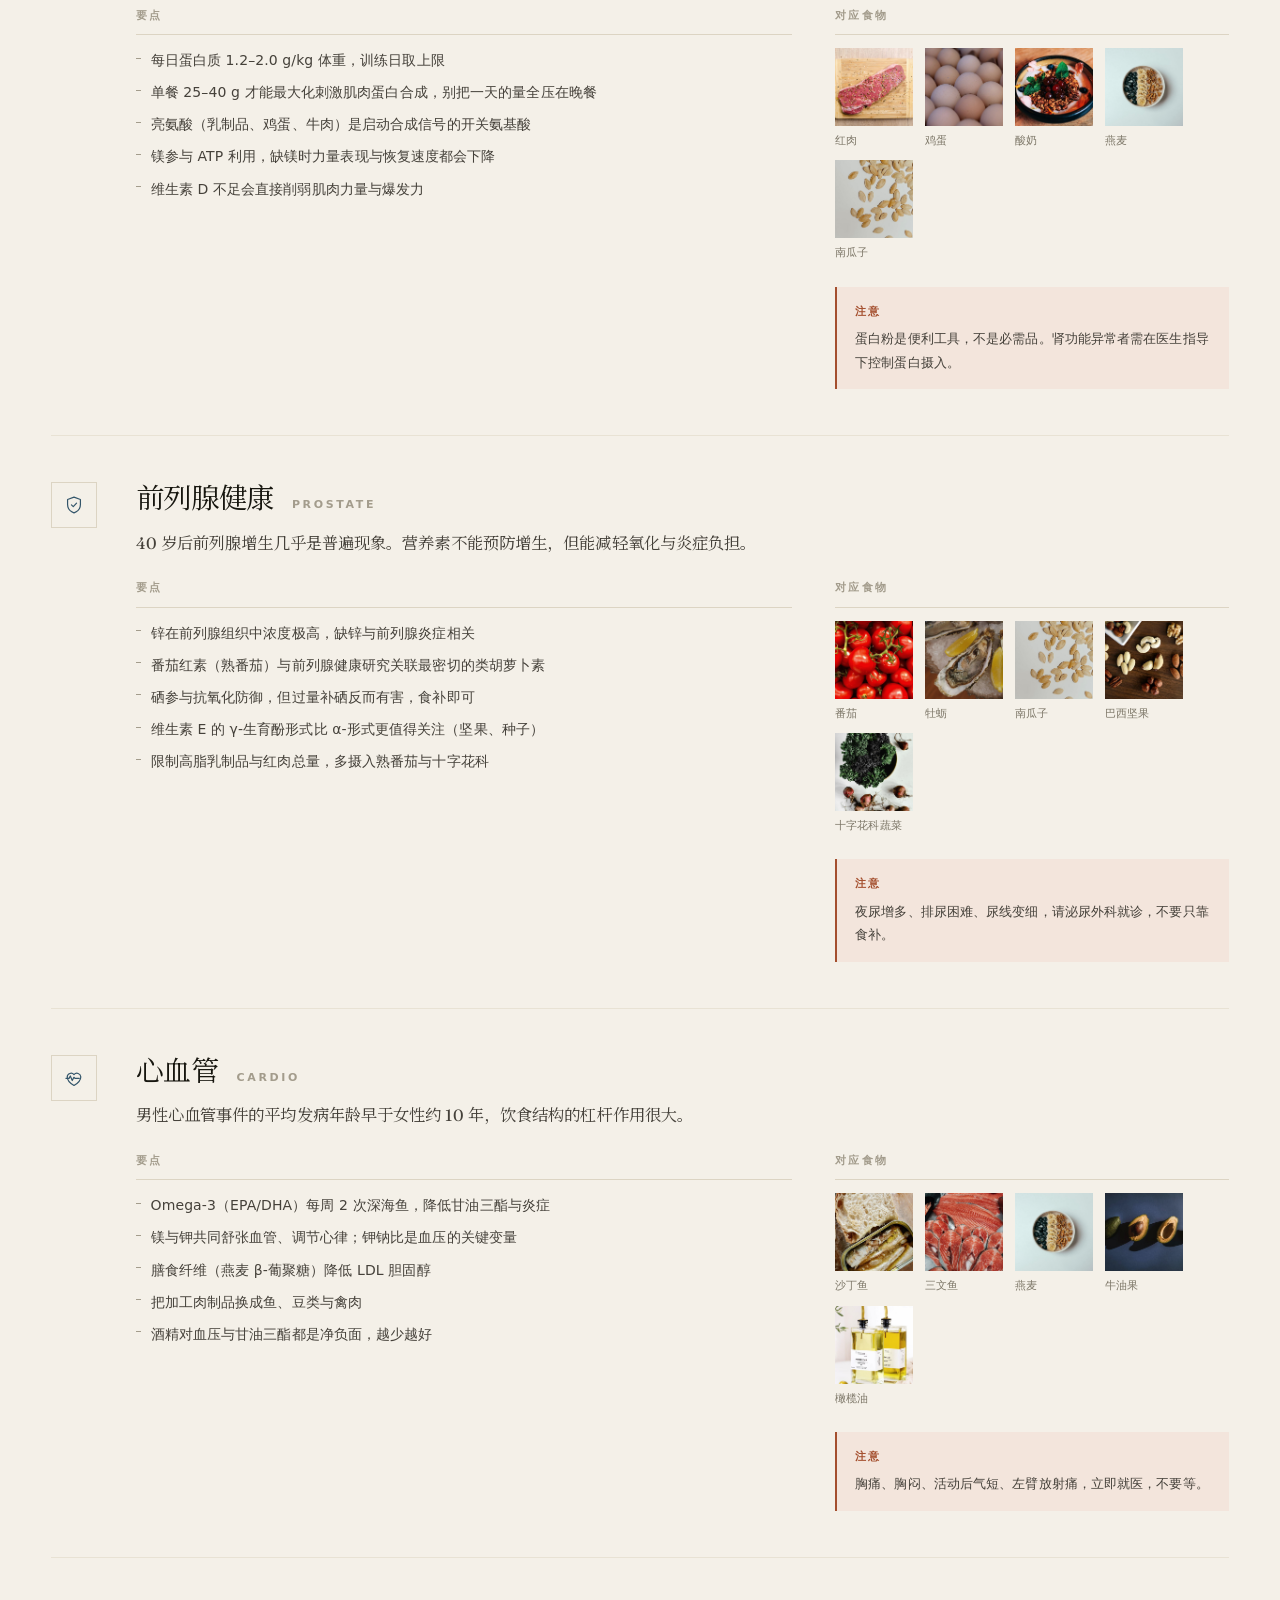
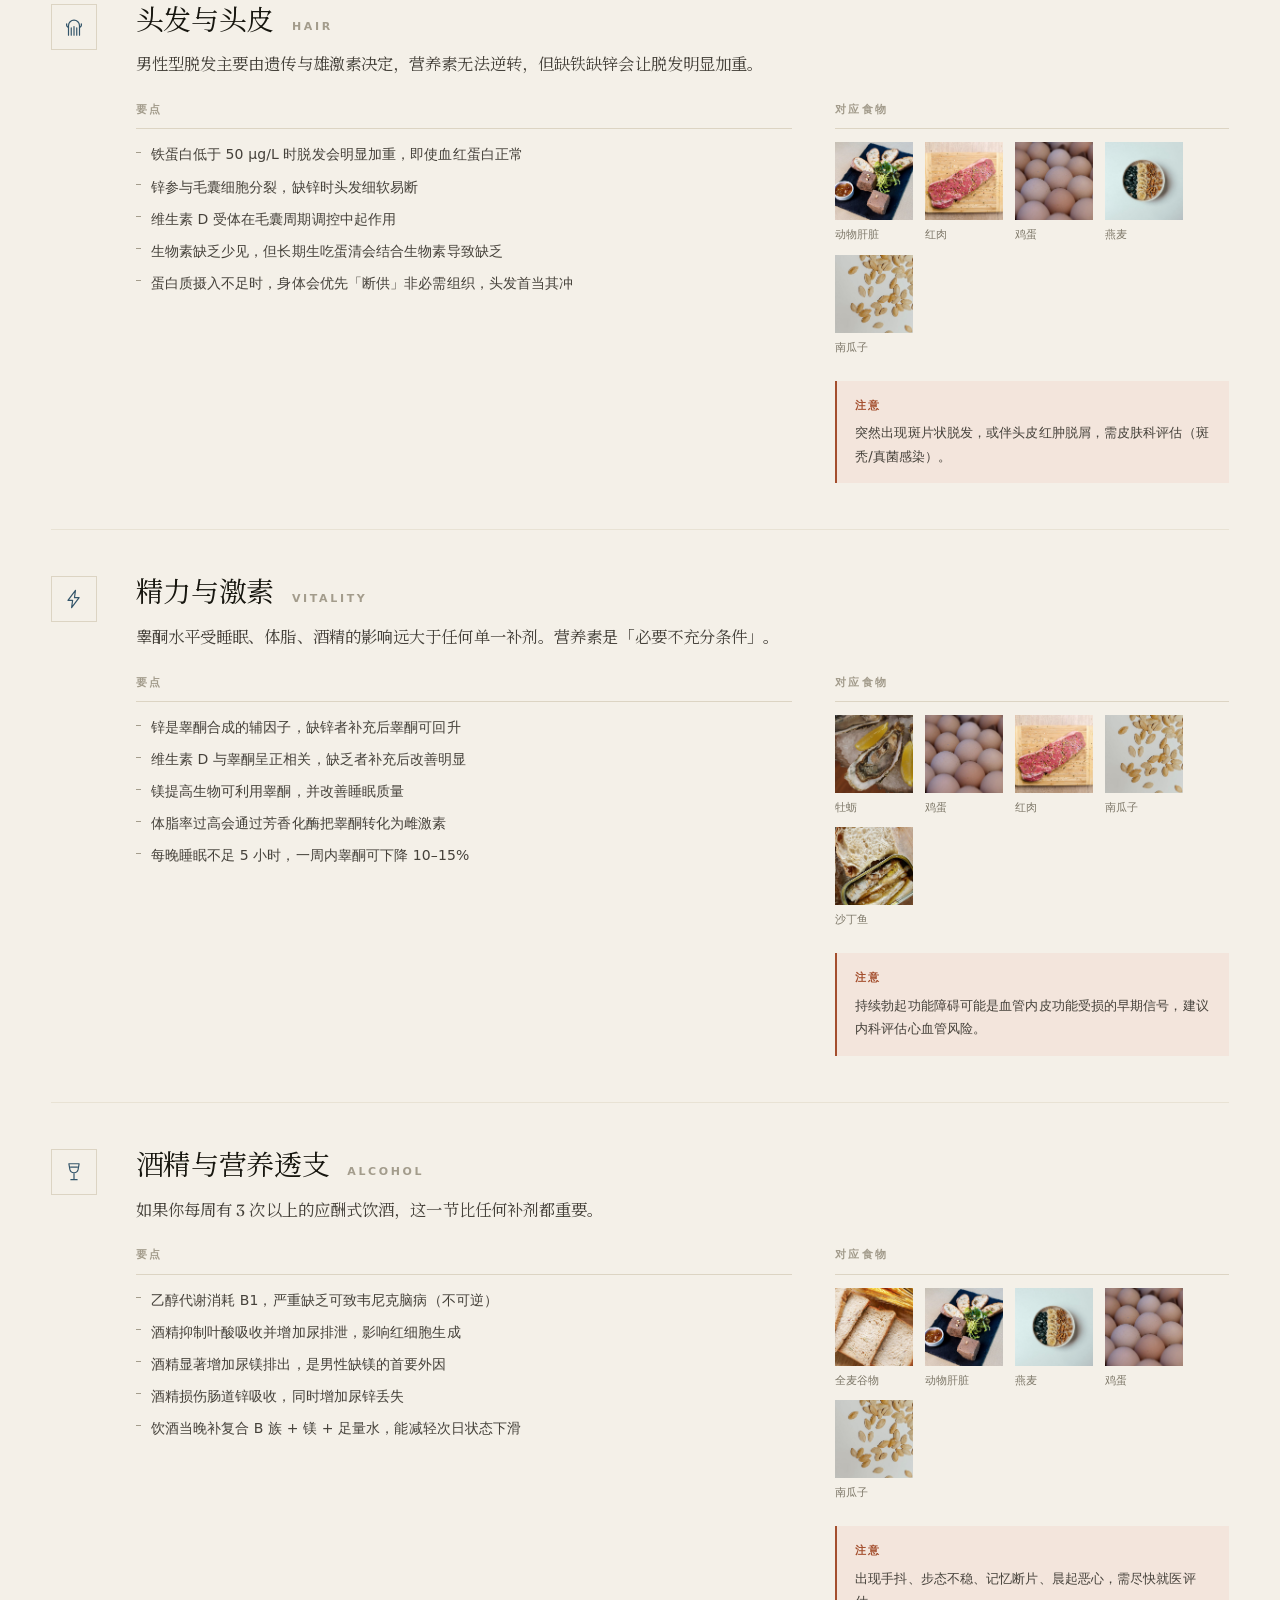
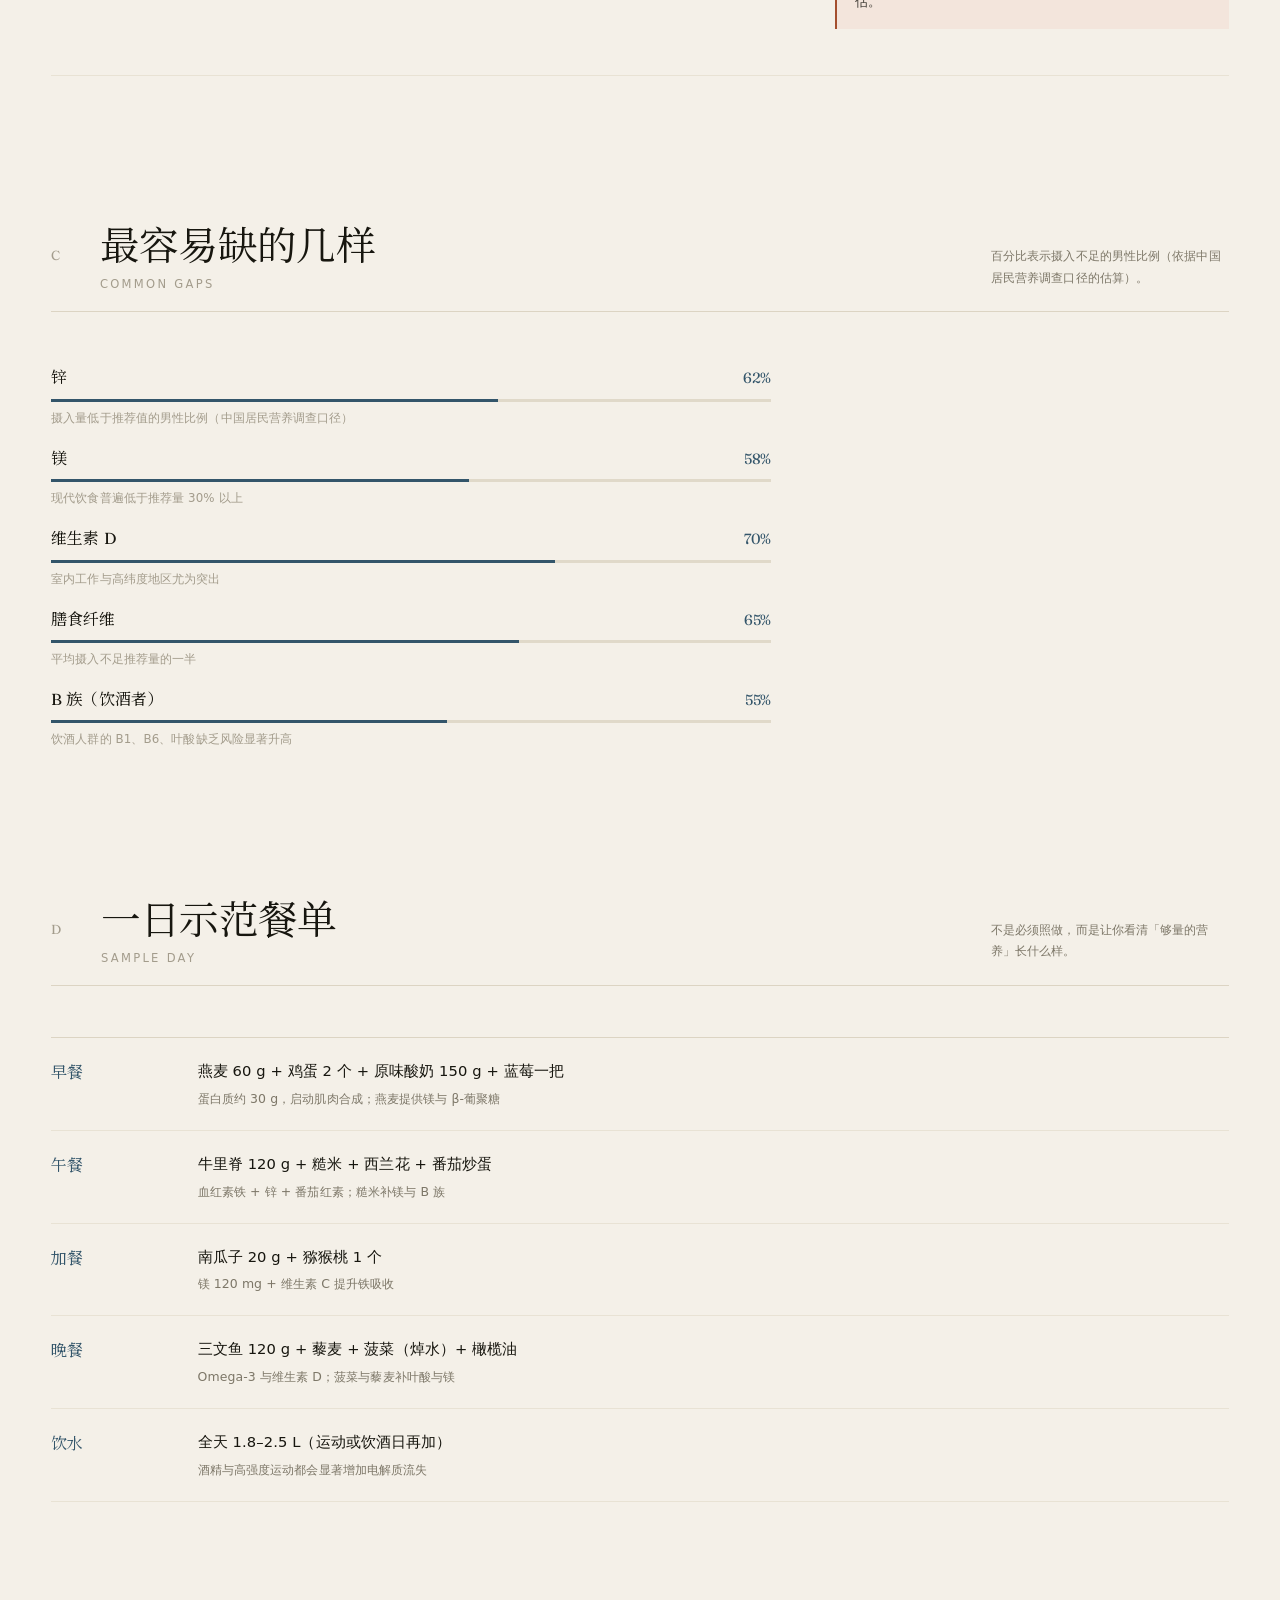
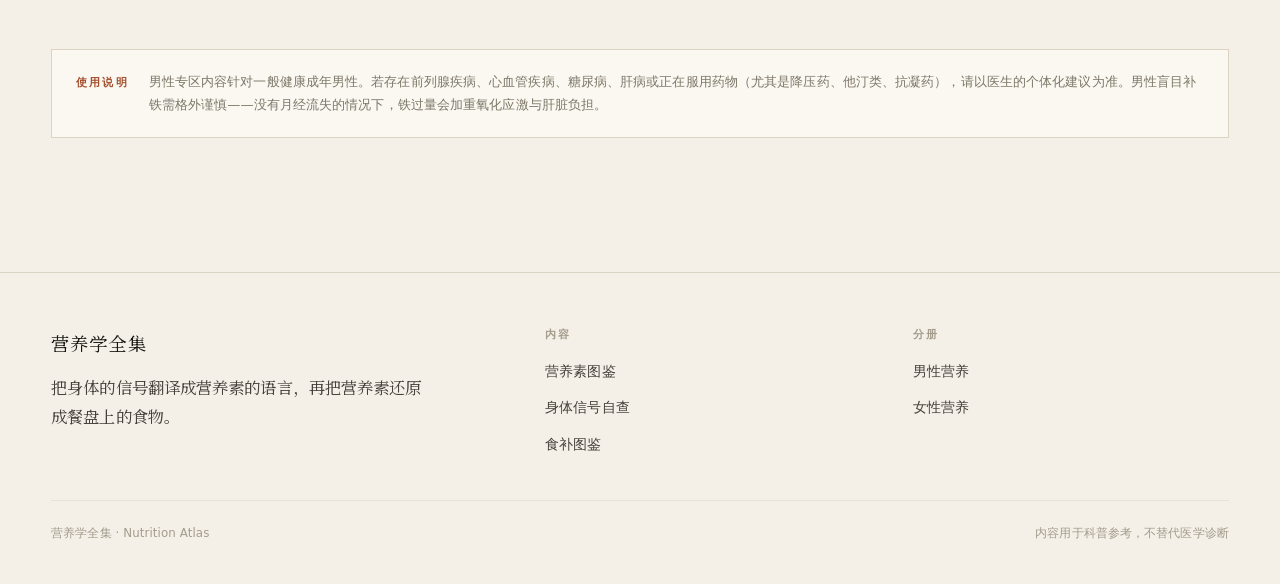
<file: male.html>
<!DOCTYPE html>
<html lang="zh-CN">
<head>
<meta charset="UTF-8">
<meta name="viewport" content="width=device-width, initial-scale=1">
<title>男性营养 · 营养学全集</title>
<meta name="description" content="男性营养的六条主线：肌肉与力量、前列腺健康、心血管、头发头皮、精力与激素、酒精的营养透支。">
<link rel="stylesheet" href="css/main.css">
</head>
<body data-page="male" class="male">

<header class="masthead">
  <div class="wrap masthead__in">
    <a class="brand" href="index.html">
      <span class="brand__cn">营养学全集</span>
      <span class="brand__en">Nutrition Atlas</span>
    </a>
    <nav class="nav">
      <a href="nutrients.html">营养素图鉴</a>
      <a href="symptoms.html">身体信号</a>
      <a href="foods.html">食补图鉴</a>
      <span class="nav__sep"></span>
      <a href="male.html" data-sex="male" aria-current="page">男性营养</a>
      <a href="female.html" data-sex="female">女性营养</a>
    </nav>
    <button class="burger" aria-label="菜单" aria-expanded="false"><span></span><span></span></button>
  </div>
</header>
<div class="drawer">
  <a href="nutrients.html">营养素图鉴 <i>01</i></a>
  <a href="symptoms.html">身体信号自查 <i>02</i></a>
  <a href="foods.html">食补图鉴 <i>03</i></a>
  <a href="male.html">男性营养 <i>04</i></a>
  <a href="female.html">女性营养 <i>05</i></a>
</div>

<section class="sexhero">
  <div class="wrap sexhero__in">
    <div>
      <div class="eyebrow rv"><span class="kicker" style="color:var(--male)">04 / Male Nutrition</span></div>
      <h1 class="rv" data-d="1">男性的<em>营养账本</em></h1>
      <p class="lead rv" data-d="2" style="max-width:44ch">
        男性的营养问题通常不来自「吃得太少」，而来自消耗结构特殊——
        肌肉量更高、酒精摄入更多、锌与镁流失更快，
        而这两样恰好是男性最容易忽略的。
      </p>
    </div>
    <figure class="rv" data-d="2" style="margin:0">
      <img src="img/hero-male.jpg" alt="男性运动" width="1200" height="900">
      <figcaption style="display:flex;justify-content:space-between;margin-top:11px;padding-top:10px;border-top:1px solid var(--rule);font-size:.7rem;letter-spacing:.06em;color:var(--ink-4)">
        <span>锌 · 镁 · 维生素 D · B 族</span><span>Six tracks</span>
      </figcaption>
    </figure>
  </div>
</section>

<section class="sec sec--tight">
  <div class="wrap">
    <div class="sec__head rv">
      <span class="sec__no num">A</span>
      <h2 class="sec__title">生理差异<small>Why It Differs</small></h2>
      <p class="sec__aside">四条底层差异，决定了男性营养的重点与女性不同。</p>
    </div>
    <dl class="introgrid" id="sexIntro"></dl>
  </div>
</section>

<section class="sec">
  <div class="wrap">
    <div class="sec__head rv">
      <span class="sec__no num">B</span>
      <h2 class="sec__title">六条主线<small>Six Tracks</small></h2>
      <p class="sec__aside">从肌肉到前列腺，从心血管到酒精——每一条都给出可执行的要点与食物方向。</p>
    </div>
    <div class="focus" id="sexFocus"></div>
  </div>
</section>

<section class="sec sec--tight">
  <div class="wrap">
    <div class="sec__head rv">
      <span class="sec__no num">C</span>
      <h2 class="sec__title">最容易缺的几样<small>Common Gaps</small></h2>
      <p class="sec__aside">百分比表示摄入不足的男性比例（依据中国居民营养调查口径的估算）。</p>
    </div>
    <div class="gapbars" id="sexGaps" style="max-width:720px"></div>
  </div>
</section>

<section class="sec">
  <div class="wrap">
    <div class="sec__head rv">
      <span class="sec__no num">D</span>
      <h2 class="sec__title">一日示范餐单<small>Sample Day</small></h2>
      <p class="sec__aside">不是必须照做，而是让你看清「够量的营养」长什么样。</p>
    </div>
    <div id="sexPlan"></div>
  </div>
</section>

<section class="sec sec--tight">
  <div class="wrap">
    <div class="disclaim rv">
      <b>使用说明</b>
      <p>男性专区内容针对一般健康成年男性。若存在前列腺疾病、心血管疾病、糖尿病、肝病或正在服用药物（尤其是降压药、他汀类、抗凝药），请以医生的个体化建议为准。男性盲目补铁需格外谨慎——没有月经流失的情况下，铁过量会加重氧化应激与肝脏负担。</p>
    </div>
  </div>
</section>

<footer class="foot">
  <div class="wrap">
    <div class="foot__grid">
      <div class="foot__brand">
        <span style="font-family:var(--serif);font-size:1.15rem;letter-spacing:.06em">营养学全集</span>
        <p>把身体的信号翻译成营养素的语言，再把营养素还原成餐盘上的食物。</p>
      </div>
      <div>
        <h4>内容</h4>
        <ul>
          <li><a href="nutrients.html">营养素图鉴</a></li>
          <li><a href="symptoms.html">身体信号自查</a></li>
          <li><a href="foods.html">食补图鉴</a></li>
        </ul>
      </div>
      <div>
        <h4>分册</h4>
        <ul>
          <li><a href="male.html">男性营养</a></li>
          <li><a href="female.html">女性营养</a></li>
        </ul>
      </div>
    </div>
    <div class="foot__base">
      <span>营养学全集 · Nutrition Atlas</span>
      <span>内容用于科普参考，不替代医学诊断</span>
    </div>
  </div>
</footer>

<script src="js/data-core.js"></script>
<script src="js/data-gender.js"></script>
<script src="js/app.js"></script>
</body>
</html>
</file>
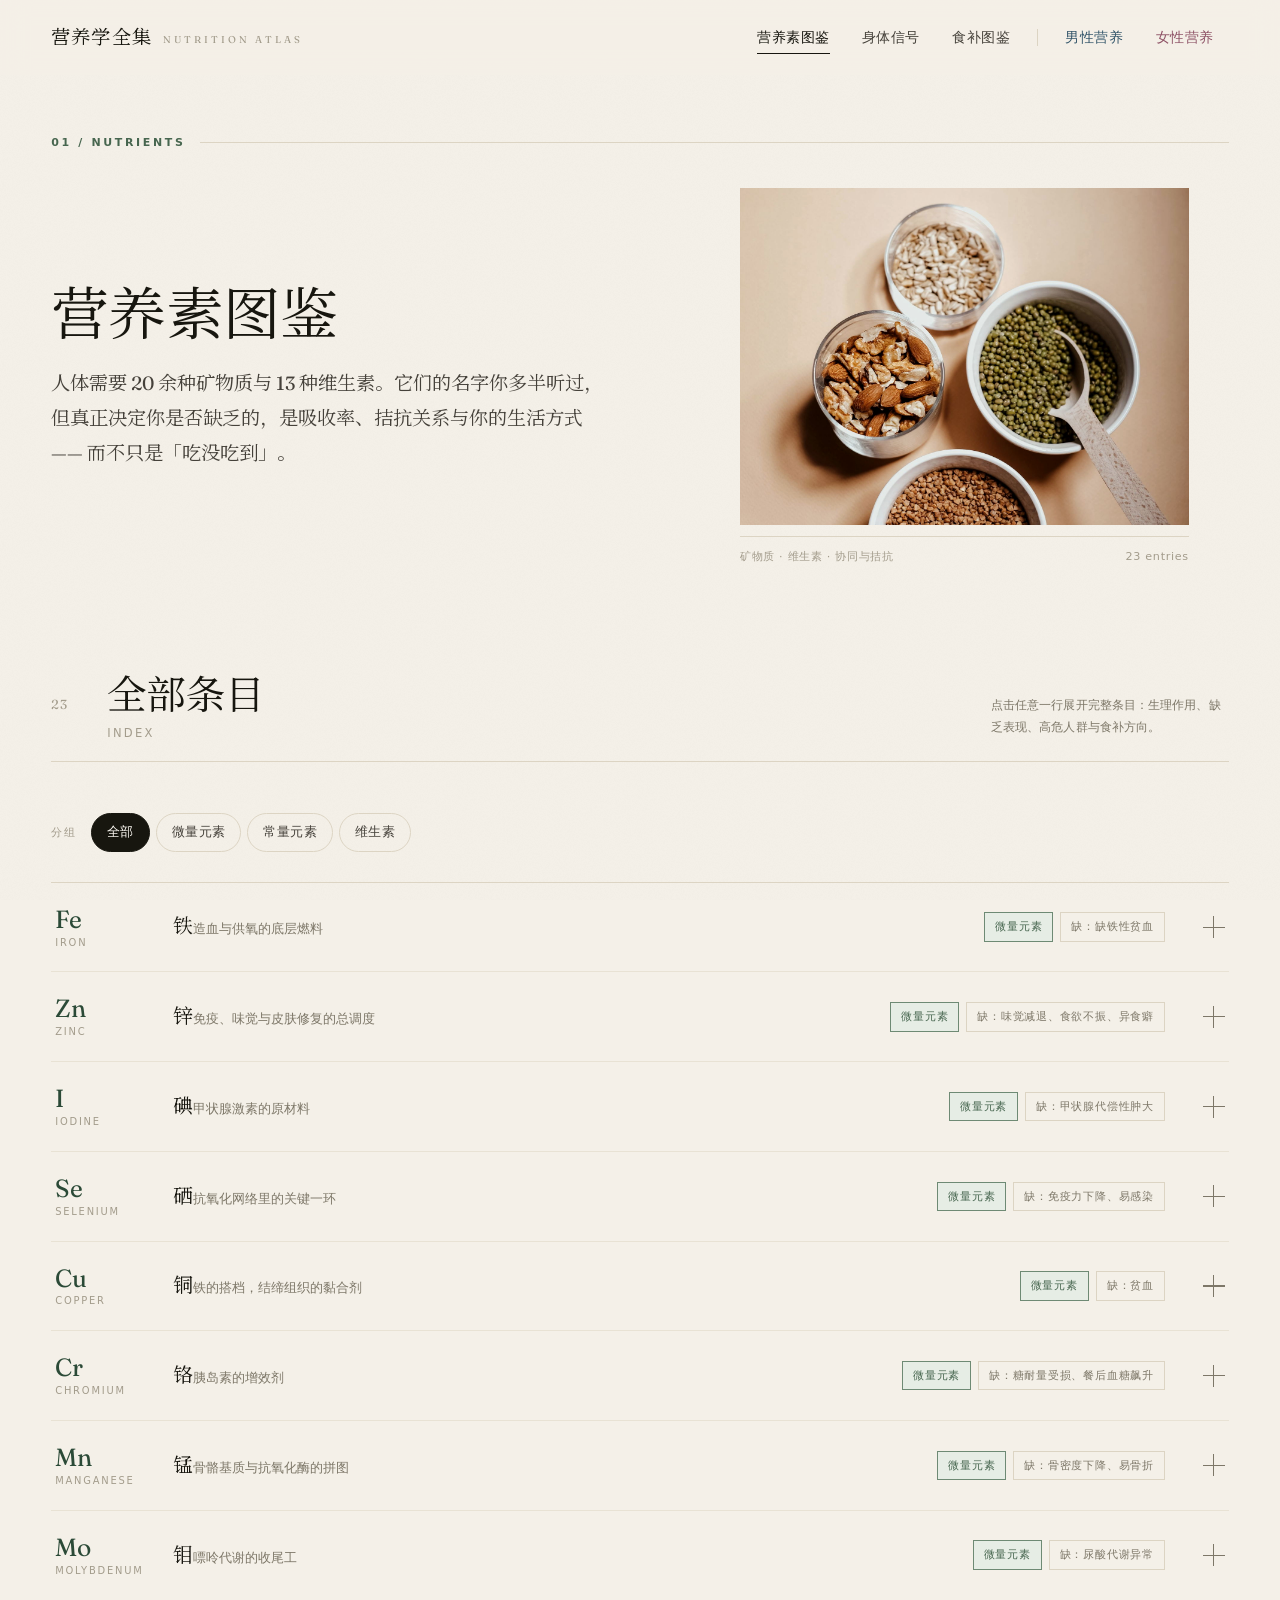
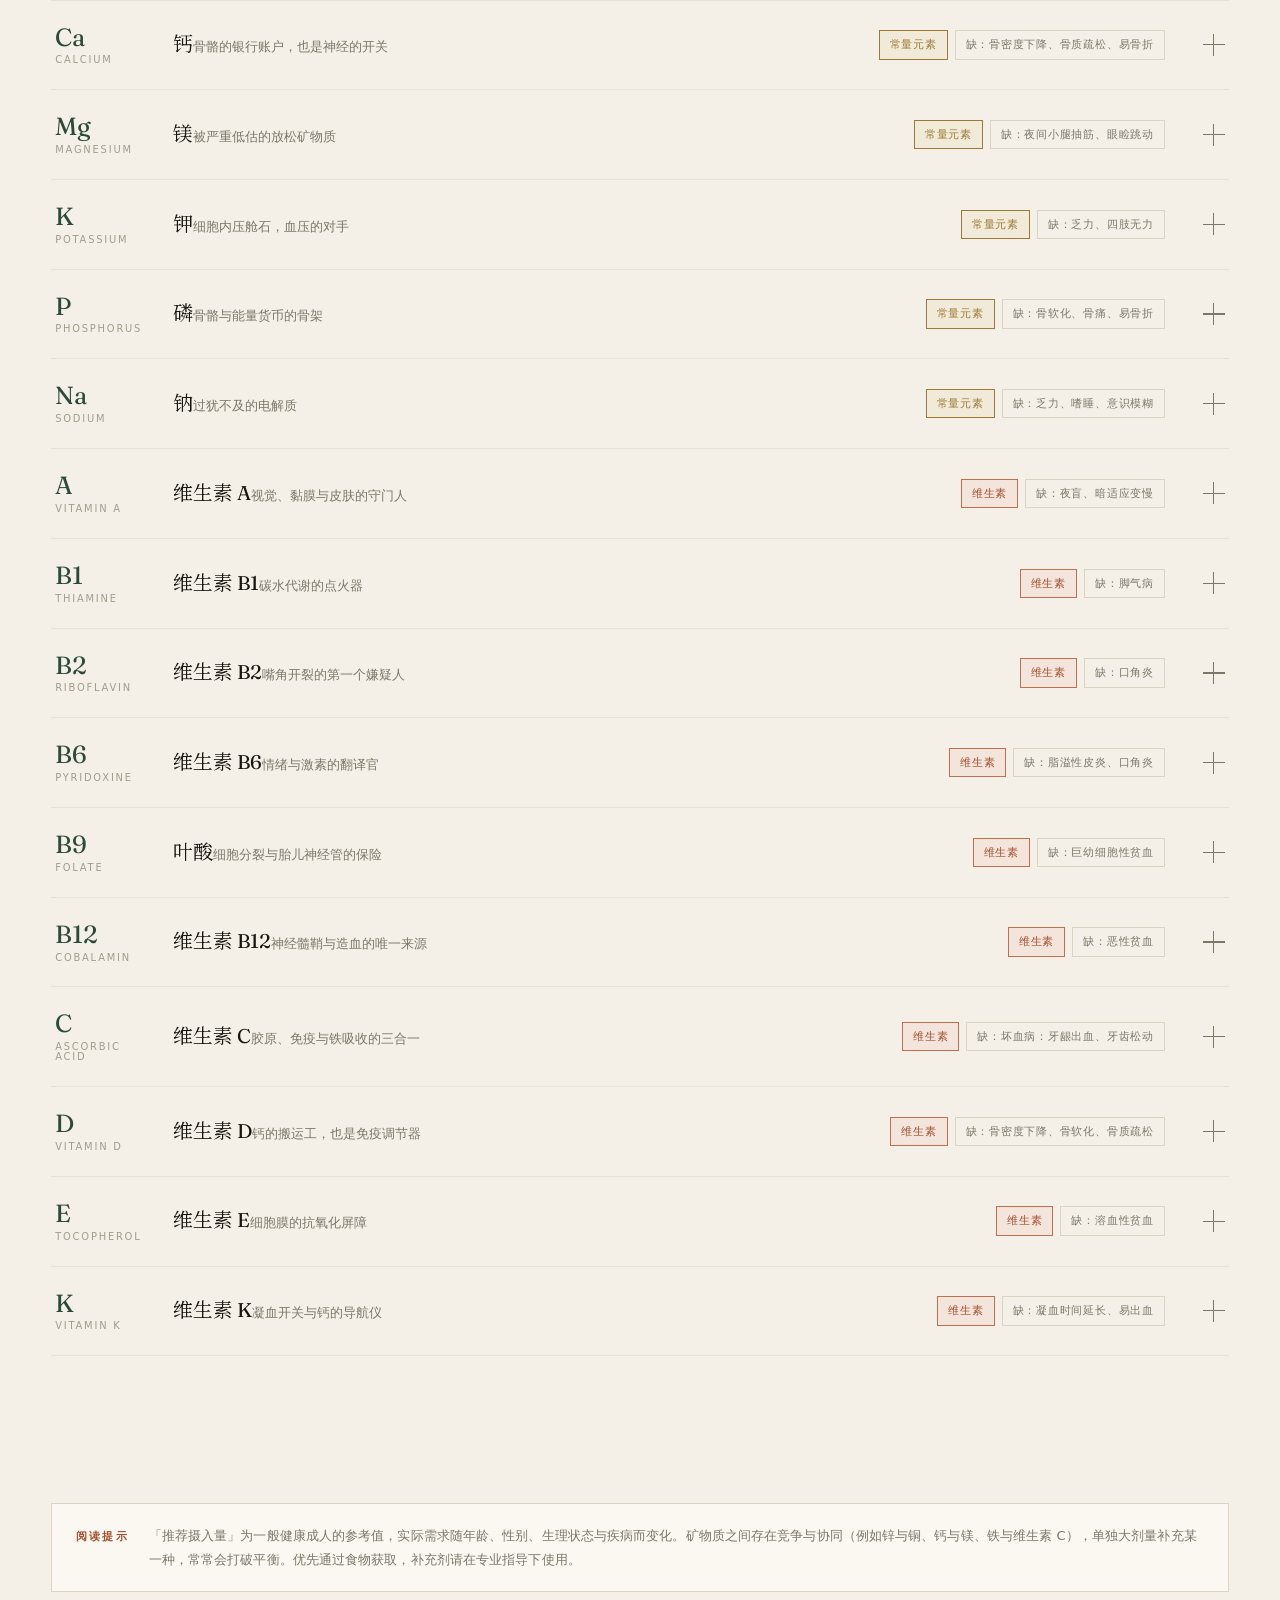
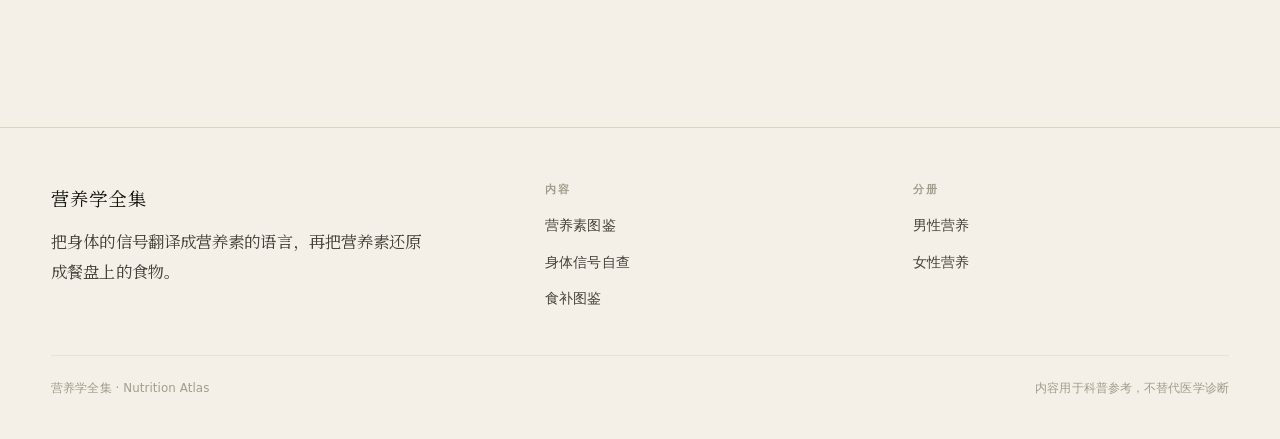
<file: nutrients.html>
<!DOCTYPE html>
<html lang="zh-CN">
<head>
<meta charset="UTF-8">
<meta name="viewport" content="width=device-width, initial-scale=1">
<title>营养素图鉴 · 营养学全集</title>
<meta name="description" content="13 种矿物质与 10 种维生素：生理作用、缺乏体征、高危人群、推荐摄入量与食补方向。">
<link rel="stylesheet" href="css/main.css">
</head>
<body data-page="nutrients">

<header class="masthead">
  <div class="wrap masthead__in">
    <a class="brand" href="index.html">
      <span class="brand__cn">营养学全集</span>
      <span class="brand__en">Nutrition Atlas</span>
    </a>
    <nav class="nav">
      <a href="nutrients.html" aria-current="page">营养素图鉴</a>
      <a href="symptoms.html">身体信号</a>
      <a href="foods.html">食补图鉴</a>
      <span class="nav__sep"></span>
      <a href="male.html" data-sex="male">男性营养</a>
      <a href="female.html" data-sex="female">女性营养</a>
    </nav>
    <button class="burger" aria-label="菜单" aria-expanded="false"><span></span><span></span></button>
  </div>
</header>
<div class="drawer">
  <a href="nutrients.html">营养素图鉴 <i>01</i></a>
  <a href="symptoms.html">身体信号自查 <i>02</i></a>
  <a href="foods.html">食补图鉴 <i>03</i></a>
  <a href="male.html">男性营养 <i>04</i></a>
  <a href="female.html">女性营养 <i>05</i></a>
</div>

<section class="sec sec--tight" style="padding-bottom:0">
  <div class="wrap">
    <div class="eyebrow rv"><span class="kicker kicker--green">01 / Nutrients</span></div>
    <div class="hero__grid" style="align-items:center">
      <div>
        <h1 style="font-size:clamp(2.2rem,4.6vw,3.6rem);line-height:1.08;margin-bottom:20px" class="rv" data-d="1">
          营养素图鉴
        </h1>
        <p class="lead rv" data-d="2" style="max-width:46ch">
          人体需要 20 余种矿物质与 13 种维生素。它们的名字你多半听过，
          但真正决定你是否缺乏的，是吸收率、拮抗关系与你的生活方式——
          而不只是「吃没吃到」。
        </p>
      </div>
      <figure class="hero__figure hero__figure--wide rv" data-d="2">
        <img src="img/hero-nutrients.jpg" alt="坚果、种子与谷物" width="1600" height="900">
        <figcaption><span>矿物质 · 维生素 · 协同与拮抗</span><span>23 entries</span></figcaption>
      </figure>
    </div>
  </div>
</section>

<section class="sec">
  <div class="wrap">
    <div class="sec__head rv">
      <span class="sec__no num">23</span>
      <h2 class="sec__title">全部条目<small>Index</small></h2>
      <p class="sec__aside">点击任意一行展开完整条目：生理作用、缺乏表现、高危人群与食补方向。</p>
    </div>
    <div class="filters rv" id="nfilters">
      <span class="filters__lbl">分组</span>
      <button class="chip" data-f="all" aria-pressed="true">全部</button>
      <button class="chip" data-f="trace" aria-pressed="false">微量元素</button>
      <button class="chip" data-f="macro" aria-pressed="false">常量元素</button>
      <button class="chip" data-f="vitamin" aria-pressed="false">维生素</button>
    </div>
    <div class="nlist" id="nlist"></div>
  </div>
</section>

<section class="sec sec--tight">
  <div class="wrap">
    <div class="disclaim rv">
      <b>阅读提示</b>
      <p>「推荐摄入量」为一般健康成人的参考值，实际需求随年龄、性别、生理状态与疾病而变化。矿物质之间存在竞争与协同（例如锌与铜、钙与镁、铁与维生素 C），单独大剂量补充某一种，常常会打破平衡。优先通过食物获取，补充剂请在专业指导下使用。</p>
    </div>
  </div>
</section>

<footer class="foot">
  <div class="wrap">
    <div class="foot__grid">
      <div class="foot__brand">
        <span style="font-family:var(--serif);font-size:1.15rem;letter-spacing:.06em">营养学全集</span>
        <p>把身体的信号翻译成营养素的语言，再把营养素还原成餐盘上的食物。</p>
      </div>
      <div>
        <h4>内容</h4>
        <ul>
          <li><a href="nutrients.html">营养素图鉴</a></li>
          <li><a href="symptoms.html">身体信号自查</a></li>
          <li><a href="foods.html">食补图鉴</a></li>
        </ul>
      </div>
      <div>
        <h4>分册</h4>
        <ul>
          <li><a href="male.html">男性营养</a></li>
          <li><a href="female.html">女性营养</a></li>
        </ul>
      </div>
    </div>
    <div class="foot__base">
      <span>营养学全集 · Nutrition Atlas</span>
      <span>内容用于科普参考，不替代医学诊断</span>
    </div>
  </div>
</footer>

<script src="js/data-core.js"></script>
<script src="js/data-gender.js"></script>
<script src="js/app.js"></script>
</body>
</html>
</file>
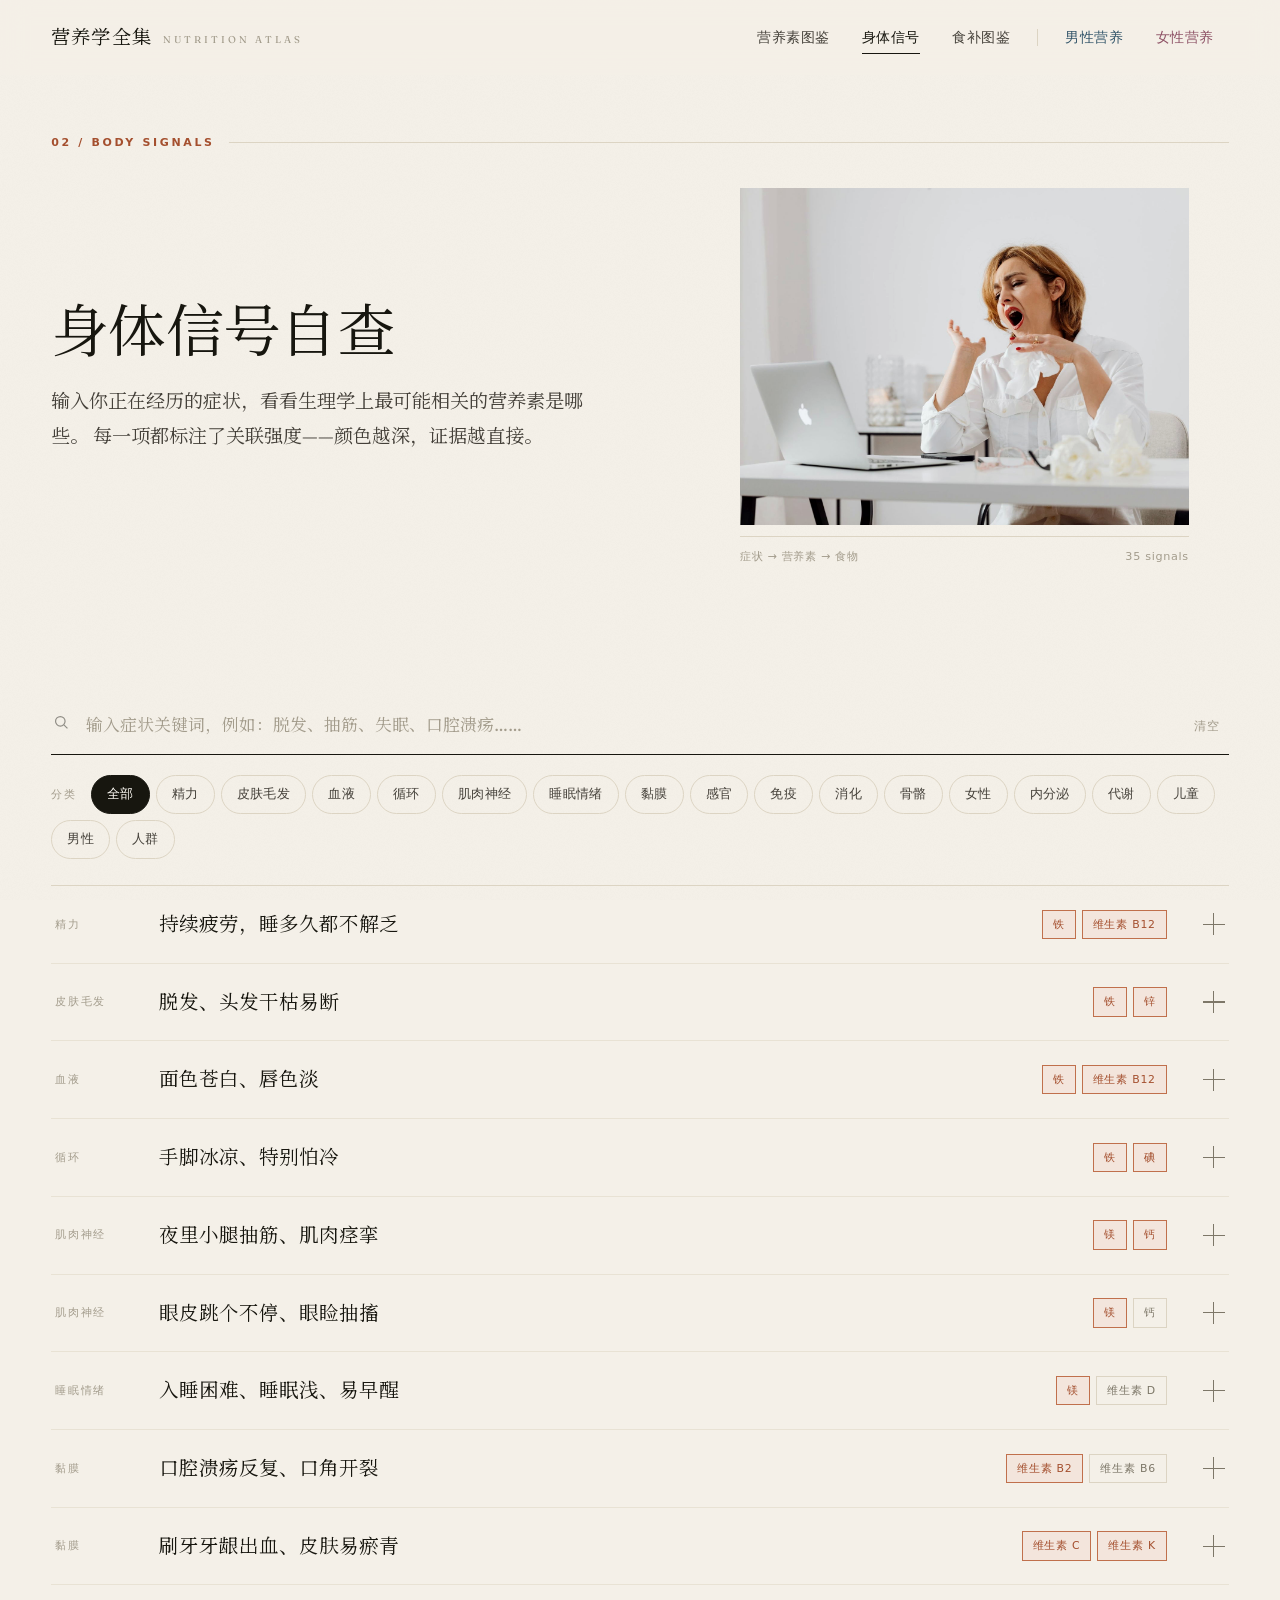
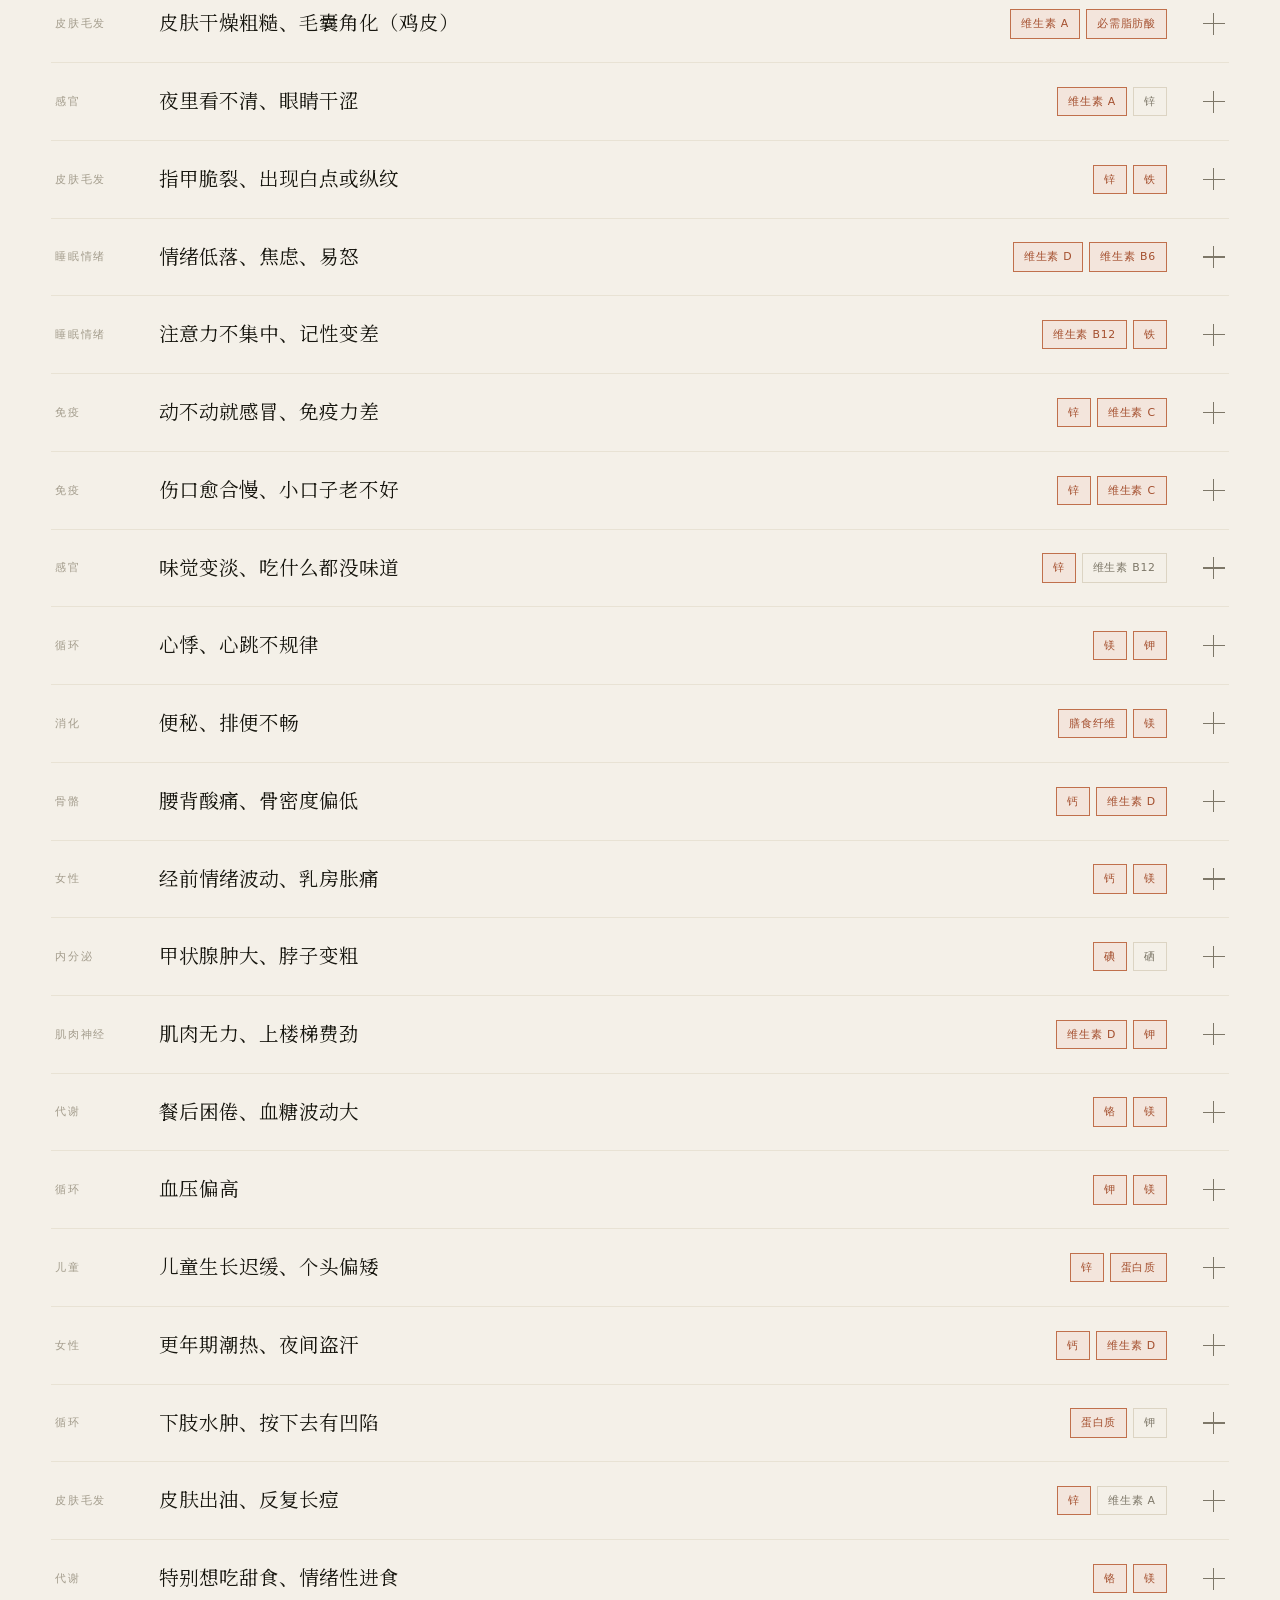
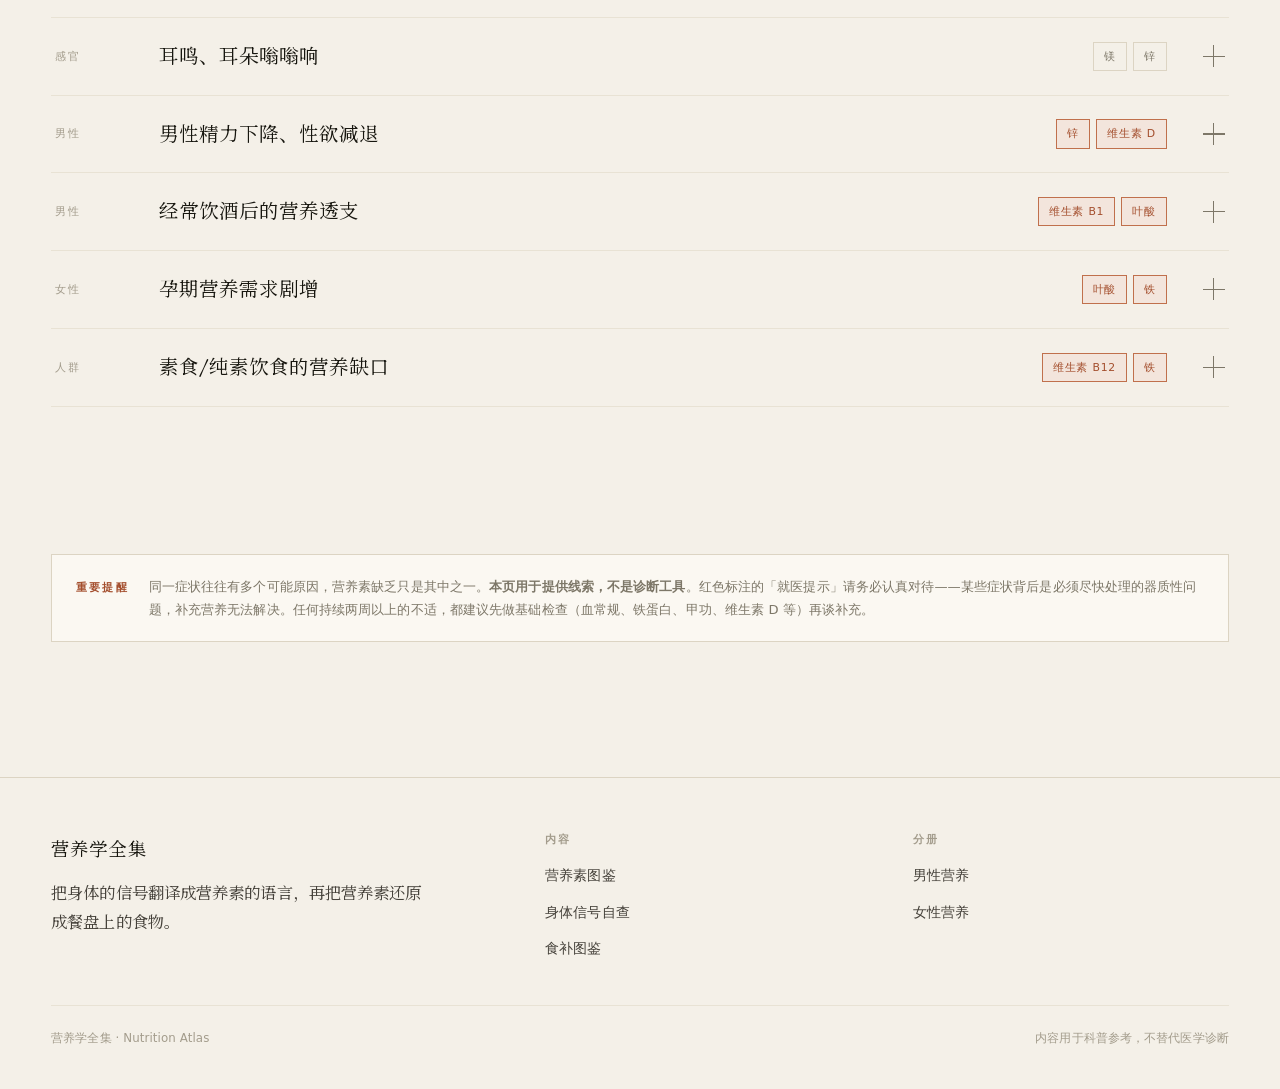
<file: symptoms.html>
<!DOCTYPE html>
<html lang="zh-CN">
<head>
<meta charset="UTF-8">
<meta name="viewport" content="width=device-width, initial-scale=1">
<title>身体信号自查 · 营养学全集</title>
<meta name="description" content="35 类常见身体信号：脱发、抽筋、失眠、口腔溃疡、怕冷……反查可能缺乏的微量元素与维生素，并给出食补方向与就医红线。">
<link rel="stylesheet" href="css/main.css">
</head>
<body data-page="symptoms">

<header class="masthead">
  <div class="wrap masthead__in">
    <a class="brand" href="index.html">
      <span class="brand__cn">营养学全集</span>
      <span class="brand__en">Nutrition Atlas</span>
    </a>
    <nav class="nav">
      <a href="nutrients.html">营养素图鉴</a>
      <a href="symptoms.html" aria-current="page">身体信号</a>
      <a href="foods.html">食补图鉴</a>
      <span class="nav__sep"></span>
      <a href="male.html" data-sex="male">男性营养</a>
      <a href="female.html" data-sex="female">女性营养</a>
    </nav>
    <button class="burger" aria-label="菜单" aria-expanded="false"><span></span><span></span></button>
  </div>
</header>
<div class="drawer">
  <a href="nutrients.html">营养素图鉴 <i>01</i></a>
  <a href="symptoms.html">身体信号自查 <i>02</i></a>
  <a href="foods.html">食补图鉴 <i>03</i></a>
  <a href="male.html">男性营养 <i>04</i></a>
  <a href="female.html">女性营养 <i>05</i></a>
</div>

<section class="sec sec--tight" style="padding-bottom:0">
  <div class="wrap">
    <div class="eyebrow rv"><span class="kicker kicker--clay">02 / Body Signals</span></div>
    <div class="hero__grid" style="align-items:center">
      <div>
        <h1 style="font-size:clamp(2.2rem,4.6vw,3.6rem);line-height:1.08;margin-bottom:20px" class="rv" data-d="1">
          身体信号自查
        </h1>
        <p class="lead rv" data-d="2" style="max-width:46ch">
          输入你正在经历的症状，看看生理学上最可能相关的营养素是哪些。
          每一项都标注了关联强度——颜色越深，证据越直接。
        </p>
      </div>
      <figure class="hero__figure hero__figure--wide rv" data-d="2">
        <img src="img/hero-symptoms.jpg" alt="身体疲惫的信号" width="1600" height="900">
        <figcaption><span>症状 → 营养素 → 食物</span><span>35 signals</span></figcaption>
      </figure>
    </div>
  </div>
</section>

<section class="sec">
  <div class="wrap">
    <div class="search rv">
      <span id="sicon"></span>
      <input id="sinput" type="search" placeholder="输入症状关键词，例如：脱发、抽筋、失眠、口腔溃疡……" aria-label="搜索症状">
      <button class="search__clr" id="sclear">清空</button>
    </div>
    <div class="filters rv" id="sfilters"></div>
    <div class="slist" id="slist"></div>
  </div>
</section>

<section class="sec sec--tight">
  <div class="wrap">
    <div class="disclaim rv">
      <b>重要提醒</b>
      <p>同一症状往往有多个可能原因，营养素缺乏只是其中之一。<strong>本页用于提供线索，不是诊断工具</strong>。红色标注的「就医提示」请务必认真对待——某些症状背后是必须尽快处理的器质性问题，补充营养无法解决。任何持续两周以上的不适，都建议先做基础检查（血常规、铁蛋白、甲功、维生素 D 等）再谈补充。</p>
    </div>
  </div>
</section>

<footer class="foot">
  <div class="wrap">
    <div class="foot__grid">
      <div class="foot__brand">
        <span style="font-family:var(--serif);font-size:1.15rem;letter-spacing:.06em">营养学全集</span>
        <p>把身体的信号翻译成营养素的语言，再把营养素还原成餐盘上的食物。</p>
      </div>
      <div>
        <h4>内容</h4>
        <ul>
          <li><a href="nutrients.html">营养素图鉴</a></li>
          <li><a href="symptoms.html">身体信号自查</a></li>
          <li><a href="foods.html">食补图鉴</a></li>
        </ul>
      </div>
      <div>
        <h4>分册</h4>
        <ul>
          <li><a href="male.html">男性营养</a></li>
          <li><a href="female.html">女性营养</a></li>
        </ul>
      </div>
    </div>
    <div class="foot__base">
      <span>营养学全集 · Nutrition Atlas</span>
      <span>内容用于科普参考，不替代医学诊断</span>
    </div>
  </div>
</footer>

<script src="js/data-core.js"></script>
<script src="js/data-gender.js"></script>
<script src="js/app.js"></script>
</body>
</html>
</file>
<file: css/main.css>
/* =========================================================================
   营养学全集 · Nutrition Atlas
   设计语言：Editorial Clinical —— 印刷刊物式的排印秩序
   原则：hairline 结构 / 无阴影 / 无 emoji / 低饱和暖纸底 / 强字号对比
   ========================================================================= */

/* ---------- 字体：本地自托管，避免外链依赖 ---------- */
@font-face {
  font-family: 'Fraunces';
  src: url('../fonts/fraunces.woff2') format('woff2');
  font-weight: 100 900;
  font-style: normal;
  font-display: swap;
}
@font-face {
  font-family: 'AtlasSerif';
  src: url('../fonts/atlas-serif.woff2') format('woff2');
  font-weight: 400;
  font-style: normal;
  font-display: swap;
}

:root {
  /* 纸与墨 */
  --paper:      #F4F0E8;
  --paper-2:    #FBF8F2;
  --paper-3:    #EAE4D8;
  --paper-4:    #E0D9C9;
  --ink:        #17160F;
  --ink-2:      #45413A;
  --ink-3:      #7D7768;
  --ink-4:      #A39C8C;
  --rule:       #DCD4C3;
  --rule-2:     #E8E2D4;

  /* 主色 */
  --green:      #2B4A37;
  --green-2:    #47664F;
  --green-3:    #6E8A74;
  --green-wash: #E6EDE5;
  --clay:       #A44F2E;
  --clay-2:     #C0704C;
  --clay-wash:  #F3E5DC;
  --gold:       #9C7A36;
  --gold-wash:  #F1EAD8;

  /* 分区色 */
  --male:       #33556A;
  --male-wash:  #E2EAEF;
  --female:     #8E5266;
  --female-wash:#F2E5EA;

  /* 严重度 */
  --lv3: #A44F2E;
  --lv2: #B98A4A;
  --lv1: #9DA898;

  /* 排印 */
  --serif: 'Fraunces', 'AtlasSerif', 'Source Han Serif SC', 'Noto Serif SC',
           'Songti SC', 'STSong', 'SimSun', Georgia, serif;
  --sans:  'PingFang SC', 'HarmonyOS Sans SC', 'Microsoft YaHei UI', 'Microsoft YaHei',
           'Noto Sans SC', -apple-system, BlinkMacSystemFont, 'Segoe UI', system-ui, sans-serif;

  --w: 1320px;
  --gut: clamp(20px, 4vw, 56px);
  --ease: cubic-bezier(.22, .61, .36, 1);
}

/* ---------- 复位 ---------- */
*, *::before, *::after { box-sizing: border-box; }
html { -webkit-text-size-adjust: 100%; scroll-behavior: smooth; }
@media (prefers-reduced-motion: reduce) {
  html { scroll-behavior: auto; }
  *, *::before, *::after { animation-duration: .001ms !important; transition-duration: .001ms !important; }
}
body {
  margin: 0;
  background: var(--paper);
  color: var(--ink);
  font-family: var(--sans);
  font-size: 16px;
  line-height: 1.78;
  letter-spacing: .006em;
  -webkit-font-smoothing: antialiased;
  text-rendering: optimizeLegibility;
  overflow-x: hidden;
}
/* 纸纹：极轻的颗粒，压掉屏幕的塑料感 */
body::before {
  content: ''; position: fixed; inset: 0; z-index: 0; pointer-events: none; opacity: .5;
  background-image: url("data:image/svg+xml,%3Csvg xmlns='http://www.w3.org/2000/svg' width='180' height='180'%3E%3Cfilter id='n'%3E%3CfeTurbulence type='fractalNoise' baseFrequency='.82' numOctaves='3' stitchTiles='stitch'/%3E%3CfeColorMatrix type='saturate' values='0'/%3E%3C/filter%3E%3Crect width='180' height='180' filter='url(%23n)' opacity='.045'/%3E%3C/svg%3E");
}
body > * { position: relative; z-index: 1; }

/* height:auto 让 CSS aspect-ratio 生效（否则 <img height> 属性会锁定高度） */
img { max-width: 100%; height: auto; display: block; }
a { color: inherit; text-decoration: none; }
button { font: inherit; color: inherit; background: none; border: 0; cursor: pointer; }
input { font: inherit; }
::selection { background: var(--green); color: var(--paper-2); }

/* ---------- 排版基元 ---------- */
h1, h2, h3, h4 { margin: 0; font-weight: 400; font-family: var(--serif); line-height: 1.16; letter-spacing: -.012em; }
p { margin: 0; }
.serif { font-family: var(--serif); }

.kicker {
  font-family: var(--sans); font-size: .688rem; font-weight: 600;
  letter-spacing: .24em; text-transform: uppercase; color: var(--ink-3);
}
.kicker--clay { color: var(--clay); }
.kicker--green { color: var(--green-2); }
.num {
  font-family: 'Fraunces', var(--serif); font-variant-numeric: tabular-nums lining-nums;
  font-weight: 400; letter-spacing: -.02em;
}
.lead {
  font-family: var(--serif); font-size: clamp(1.02rem, 1.5vw, 1.2rem);
  line-height: 1.82; color: var(--ink-2); letter-spacing: 0;
  text-wrap: pretty;
}
.muted { color: var(--ink-3); }
.tiny { font-size: .78rem; line-height: 1.7; color: var(--ink-3); }

/* ---------- 布局 ---------- */
.wrap { width: 100%; max-width: var(--w); margin: 0 auto; padding: 0 var(--gut); }
.wrap--narrow { max-width: 940px; }
.rule { height: 1px; background: var(--rule); border: 0; margin: 0; }
.rule--soft { background: var(--rule-2); }

/* =========================================================================
   页头
   ========================================================================= */
.masthead {
  position: sticky; top: 0; z-index: 60;
  background: color-mix(in srgb, var(--paper) 88%, transparent);
  backdrop-filter: blur(14px) saturate(1.2);
  border-bottom: 1px solid transparent;
  transition: border-color .4s var(--ease), background .4s var(--ease);
}
.masthead.is-stuck { border-bottom-color: var(--rule); }
.masthead__in {
  display: flex; align-items: center; gap: 28px;
  height: 74px;
}
.brand { display: flex; align-items: baseline; gap: 11px; margin-right: auto; }
.brand__cn {
  font-family: var(--serif); font-size: 1.2rem; letter-spacing: .06em; color: var(--ink);
}
.brand__en {
  font-family: 'Fraunces', var(--serif); font-size: .62rem; letter-spacing: .3em;
  text-transform: uppercase; color: var(--ink-4); transform: translateY(-1px);
}
.nav { display: flex; align-items: center; gap: 2px; }
.nav a {
  position: relative; padding: 8px 15px; font-size: .875rem; color: var(--ink-2);
  letter-spacing: .04em; transition: color .25s var(--ease);
}
.nav a::after {
  content: ''; position: absolute; left: 15px; right: 15px; bottom: 3px; height: 1px;
  background: var(--ink); transform: scaleX(0); transform-origin: left;
  transition: transform .38s var(--ease);
}
.nav a:hover { color: var(--ink); }
.nav a:hover::after, .nav a[aria-current='page']::after { transform: scaleX(1); }
.nav a[aria-current='page'] { color: var(--ink); }
.nav__sep { width: 1px; height: 17px; background: var(--rule); margin: 0 10px; }
.nav a[data-sex='male'] { color: var(--male); }
.nav a[data-sex='female'] { color: var(--female); }

.burger { display: none; width: 34px; height: 34px; position: relative; }
.burger span {
  position: absolute; left: 5px; right: 5px; height: 1.4px; background: var(--ink);
  transition: transform .3s var(--ease), opacity .2s;
}
.burger span:nth-child(1) { top: 12px; }
.burger span:nth-child(2) { top: 21px; }
.burger[aria-expanded='true'] span:nth-child(1) { transform: translateY(4.5px) rotate(45deg); }
.burger[aria-expanded='true'] span:nth-child(2) { transform: translateY(-4.5px) rotate(-45deg); }

.drawer {
  position: fixed; inset: 74px 0 auto; background: var(--paper-2);
  border-bottom: 1px solid var(--rule); padding: 12px var(--gut) 26px;
  transform: translateY(-12px); opacity: 0; pointer-events: none; z-index: 55;
  transition: opacity .28s var(--ease), transform .28s var(--ease);
}
.drawer.is-open { opacity: 1; transform: none; pointer-events: auto; }
.drawer a {
  display: flex; justify-content: space-between; align-items: baseline;
  padding: 14px 0; border-bottom: 1px solid var(--rule-2);
  font-family: var(--serif); font-size: 1.12rem;
}
.drawer a i { font-style: normal; font-size: .7rem; letter-spacing: .2em; color: var(--ink-4); font-family: 'Fraunces', serif; }

/* =========================================================================
   首页 Hero —— 左右不对称，不是居中大标题
   ========================================================================= */
.hero { padding: clamp(40px, 6vw, 84px) 0 clamp(36px, 5vw, 64px); }
.hero__grid {
  display: grid; grid-template-columns: minmax(0, 1.05fr) minmax(0, .95fr);
  gap: clamp(28px, 5vw, 76px); align-items: end;
}
.hero__meta { display: flex; gap: 26px; flex-wrap: wrap; margin-bottom: 26px; }
.hero__meta div { display: flex; flex-direction: column; gap: 3px; }
.hero__meta b { font-family: 'Fraunces', serif; font-size: 1.55rem; font-weight: 400; letter-spacing: -.02em; }
.hero__meta span { font-size: .68rem; letter-spacing: .16em; color: var(--ink-4); text-transform: uppercase; }
.hero h1 {
  font-size: clamp(2.7rem, 6.4vw, 5.4rem); line-height: 1.04; letter-spacing: -.028em;
  margin-bottom: 26px; text-wrap: balance;
}
.hero h1 em { font-style: normal; color: var(--green); }
.hero__lead { max-width: 40ch; margin-bottom: 30px; }
.hero__cta { display: flex; gap: 12px; flex-wrap: wrap; }
.hero__figure { position: relative; }
.hero__figure img {
  width: 100%; aspect-ratio: 4 / 5; object-fit: cover;
  filter: saturate(.9) contrast(1.03);
}
.hero__figure figcaption {
  display: flex; justify-content: space-between; gap: 16px; margin-top: 11px;
  padding-top: 10px; border-top: 1px solid var(--rule);
  font-size: .7rem; letter-spacing: .06em; color: var(--ink-4);
}
/* 内页 Hero 用横构图，避免与文字列形成大片空白 */
.hero__figure--wide img { aspect-ratio: 4 / 3; }
.hero__figure::after {
  content: ''; position: absolute; inset: 0 0 auto; height: 0;
}

/* 按钮：方角、hairline、无阴影 */
.btn {
  display: inline-flex; align-items: center; gap: 10px;
  padding: 13px 24px; border: 1px solid var(--ink);
  font-size: .82rem; letter-spacing: .1em; color: var(--ink);
  transition: background .3s var(--ease), color .3s var(--ease), border-color .3s var(--ease);
}
.btn:hover { background: var(--ink); color: var(--paper-2); }
.btn--ghost { border-color: var(--rule); color: var(--ink-2); }
.btn--ghost:hover { background: transparent; border-color: var(--ink); color: var(--ink); }
.btn--green { border-color: var(--green); background: var(--green); color: var(--paper-2); }
.btn--green:hover { background: transparent; color: var(--green); }
.btn .arw { transition: transform .3s var(--ease); }
.btn:hover .arw { transform: translateX(3px); }

/* =========================================================================
   章节骨架
   ========================================================================= */
.sec { padding: clamp(48px, 7vw, 104px) 0; }
.sec--tight { padding: clamp(34px, 4.5vw, 62px) 0; }
.sec__head {
  display: grid; grid-template-columns: auto minmax(0, 1fr) auto;
  gap: clamp(18px, 3vw, 44px); align-items: baseline;
  padding-bottom: 20px; border-bottom: 1px solid var(--rule); margin-bottom: clamp(30px, 4vw, 52px);
}
.sec__no { font-family: 'Fraunces', serif; font-size: .82rem; letter-spacing: .1em; color: var(--ink-4); }
.sec__title { font-size: clamp(1.65rem, 3.1vw, 2.5rem); letter-spacing: -.018em; }
.sec__title small { display: block; font-family: var(--sans); font-size: .72rem; letter-spacing: .2em; text-transform: uppercase; color: var(--ink-4); margin-top: 9px; }
.sec__aside { font-size: .78rem; color: var(--ink-3); max-width: 30ch; line-height: 1.75; }

/* =========================================================================
   目录行（杂志式索引）
   ========================================================================= */
.toc { border-top: 1px solid var(--rule); }
.toc__row {
  display: grid; grid-template-columns: 54px minmax(0, 1.15fr) minmax(0, 1fr) 118px;
  gap: clamp(14px, 2.4vw, 34px); align-items: center;
  padding: 22px 4px; border-bottom: 1px solid var(--rule-2);
  position: relative; transition: padding-left .4s var(--ease);
}
.toc__row::before {
  content: ''; position: absolute; left: 0; top: 0; bottom: 0; width: 0;
  background: var(--paper-3); transition: width .45s var(--ease); z-index: -1;
}
.toc__row:hover::before { width: 100%; }
.toc__row:hover { padding-left: 16px; }
.toc__no { font-family: 'Fraunces', serif; font-size: .82rem; color: var(--ink-4); letter-spacing: .06em; }
.toc__t { font-family: var(--serif); font-size: clamp(1.1rem, 1.9vw, 1.42rem); }
.toc__d { font-size: .84rem; color: var(--ink-3); line-height: 1.7; }
.toc__thumb {
  width: 118px; height: 70px; overflow: hidden; background: var(--paper-3);
}
.toc__thumb img {
  width: 100%; height: 100%; object-fit: cover; filter: saturate(.85);
  transition: transform .7s var(--ease), filter .5s;
}
.toc__row:hover .toc__thumb img { transform: scale(1.06); filter: saturate(1); }

/* =========================================================================
   营养素条目（索引 + 展开，不是卡片网格）
   ========================================================================= */
.filters { display: flex; gap: 6px; flex-wrap: wrap; align-items: center; }
.filters__lbl { font-size: .68rem; letter-spacing: .18em; text-transform: uppercase; color: var(--ink-4); margin-right: 8px; }
.chip {
  padding: 7px 15px; border: 1px solid var(--rule); border-radius: 999px;
  font-size: .8rem; color: var(--ink-2); letter-spacing: .03em;
  transition: all .28s var(--ease); background: transparent;
}
.chip:hover { border-color: var(--ink-3); color: var(--ink); }
.chip[aria-pressed='true'] { background: var(--ink); border-color: var(--ink); color: var(--paper-2); }

.nlist { border-top: 1px solid var(--rule); margin-top: 30px; }
.nitem { border-bottom: 1px solid var(--rule-2); }
.nitem__bar {
  width: 100%; display: grid; grid-template-columns: 88px minmax(0, 1fr) auto 30px;
  gap: clamp(14px, 2.4vw, 30px); align-items: center; text-align: left;
  padding: 24px 4px; transition: background .3s var(--ease);
}
.nitem__bar:hover { background: var(--paper-2); }
.nitem__sym {
  font-family: 'Fraunces', serif; font-size: 1.55rem; letter-spacing: -.01em;
  color: var(--green); line-height: 1;
}
.nitem__sym em { font-style: normal; font-size: .62rem; letter-spacing: .18em; color: var(--ink-4); display: block; margin-top: 6px; text-transform: uppercase; font-family: var(--sans); }
.nitem__nm { font-family: var(--serif); font-size: 1.24rem; margin-bottom: 5px; }
.nitem__tg { font-size: .84rem; color: var(--ink-3); }
.nitem__tags { display: flex; gap: 7px; flex-wrap: wrap; justify-content: flex-end; }
.tag {
  font-size: .68rem; letter-spacing: .07em; padding: 4px 10px;
  border: 1px solid var(--rule); color: var(--ink-3); white-space: nowrap;
}
.tag--green { border-color: var(--green-3); color: var(--green-2); background: var(--green-wash); }
.tag--clay  { border-color: var(--clay-2);  color: var(--clay);      background: var(--clay-wash); }
.tag--gold  { border-color: var(--gold);    color: var(--gold);      background: var(--gold-wash); }
.plus { width: 22px; height: 22px; position: relative; justify-self: end; }
.plus::before, .plus::after {
  content: ''; position: absolute; background: var(--ink-3); transition: transform .35s var(--ease), opacity .3s;
}
.plus::before { left: 0; right: 0; top: 50%; height: 1.2px; margin-top: -.6px; }
.plus::after  { top: 0; bottom: 0; left: 50%; width: 1.2px; margin-left: -.6px; }
.nitem.is-open .plus::after { transform: scaleY(0); opacity: 0; }
.nitem.is-open .nitem__bar { background: var(--paper-2); }

.nitem__panel { overflow: hidden; height: 0; transition: height .5s var(--ease); }
.nitem__inner {
  display: grid; grid-template-columns: minmax(0, 300px) minmax(0, 1fr);
  gap: clamp(22px, 3.4vw, 52px); padding: 8px 4px 46px;
}
.nitem__img { width: 100%; aspect-ratio: 1 / 1; object-fit: cover; filter: saturate(.92) contrast(1.03); }
.nitem__imgcap { margin-top: 10px; padding-top: 9px; border-top: 1px solid var(--rule); font-size: .7rem; color: var(--ink-4); letter-spacing: .05em; }
.nitem__rda {
  margin-top: 18px; padding: 14px 16px; background: var(--paper-3); border-left: 2px solid var(--green);
}
.nitem__rda b { display: block; font-size: .66rem; letter-spacing: .18em; text-transform: uppercase; color: var(--ink-4); margin-bottom: 6px; font-weight: 600; }
.nitem__rda span { font-size: .85rem; color: var(--ink-2); }
.nitem__cols { display: grid; grid-template-columns: repeat(auto-fit, minmax(230px, 1fr)); gap: clamp(20px, 2.6vw, 36px); }
.blk { margin-bottom: 26px; }
.blk__h {
  font-size: .68rem; letter-spacing: .2em; text-transform: uppercase; color: var(--ink-4);
  padding-bottom: 9px; margin-bottom: 13px; border-bottom: 1px solid var(--rule); font-weight: 600;
}
.blk ul { margin: 0; padding: 0; list-style: none; }
.blk li { position: relative; padding-left: 15px; margin-bottom: 8px; font-size: .875rem; line-height: 1.72; color: var(--ink-2); }
.blk li::before { content: ''; position: absolute; left: 0; top: .68em; width: 5px; height: 1px; background: var(--ink-4); }
.blk--warn li::before { background: var(--clay); width: 7px; }
.blk--warn li { color: var(--ink); }
.quote {
  font-family: var(--serif); font-size: .95rem; line-height: 1.85; color: var(--ink-2);
  padding: 16px 20px; background: var(--green-wash); border-left: 2px solid var(--green-2);
}
.metric { margin-top: 14px; font-size: .82rem; color: var(--ink-3); line-height: 1.7; }
.metric b { color: var(--ink-2); font-weight: 600; }

/* 食物条 */
.foodstrip { display: flex; gap: 12px; flex-wrap: wrap; }
.foodstrip__i { width: 78px; }
.foodstrip__i img { width: 78px; height: 78px; object-fit: cover; filter: saturate(.9); transition: filter .4s; }
.foodstrip__i:hover img { filter: saturate(1.05); }
.foodstrip__i span { display: block; margin-top: 7px; font-size: .68rem; color: var(--ink-3); line-height: 1.4; }

/* =========================================================================
   症状自查
   ========================================================================= */
.search {
  display: flex; align-items: center; gap: 14px; border-bottom: 1px solid var(--ink);
  padding: 12px 2px; margin: 26px 0 20px;
}
.search svg { flex: none; opacity: .45; }
.search input {
  flex: 1; border: 0; background: none; outline: none; font-size: 1.05rem;
  font-family: var(--serif); color: var(--ink);
}
.search input::placeholder { color: var(--ink-4); }
.search__clr { font-size: .72rem; letter-spacing: .12em; color: var(--ink-4); text-transform: uppercase; }
.search__clr:hover { color: var(--clay); }

.slist { margin-top: 26px; border-top: 1px solid var(--rule); }
.sitem { border-bottom: 1px solid var(--rule-2); }
.sitem__bar {
  width: 100%; display: grid; grid-template-columns: 76px minmax(0, 1fr) auto 30px;
  gap: clamp(14px, 2.2vw, 28px); align-items: center; text-align: left; padding: 21px 4px;
  transition: background .3s var(--ease);
}
.sitem__bar:hover { background: var(--paper-2); }
.sitem__cat { font-size: .68rem; letter-spacing: .16em; text-transform: uppercase; color: var(--ink-4); }
.sitem__nm { font-family: var(--serif); font-size: clamp(1.02rem, 1.7vw, 1.22rem); }
.sitem__hint { display: flex; gap: 6px; flex-wrap: wrap; justify-content: flex-end; }
.sitem.is-open .sitem__bar { background: var(--paper-2); }
.sitem__panel { overflow: hidden; height: 0; transition: height .5s var(--ease); }
.sitem__inner { padding: 6px 4px 44px; display: grid; grid-template-columns: minmax(0, 1fr) minmax(0, 320px); gap: clamp(22px, 3.4vw, 50px); }

.sig { display: grid; gap: 0; }
.sig__r {
  display: grid; grid-template-columns: minmax(0, 168px) 74px minmax(0, 1fr);
  gap: 16px; align-items: center; padding: 13px 0; border-bottom: 1px solid var(--rule-2);
}
.sig__n { font-family: var(--serif); font-size: 1.02rem; }
.sig__meter { display: flex; gap: 4px; }
.sig__meter i { width: 18px; height: 5px; background: var(--paper-4); display: block; }
.sig__meter i.on[data-lv='3'] { background: var(--lv3); }
.sig__meter i.on[data-lv='2'] { background: var(--lv2); }
.sig__meter i.on[data-lv='1'] { background: var(--lv1); }
.sig__why { font-size: .84rem; color: var(--ink-3); line-height: 1.68; }
.sitem__side { }
.sitem__side .blk { margin-bottom: 22px; }
.alert {
  padding: 15px 18px; background: var(--clay-wash); border-left: 2px solid var(--clay);
  font-size: .84rem; line-height: 1.75; color: var(--ink-2);
}
.alert b { display: block; font-size: .66rem; letter-spacing: .18em; text-transform: uppercase; color: var(--clay); margin-bottom: 7px; }

.empty { padding: 70px 0; text-align: center; }
.empty h3 { font-size: 1.3rem; margin-bottom: 10px; }
.empty p { color: var(--ink-3); font-size: .9rem; }

/* =========================================================================
   食物图鉴
   ========================================================================= */
.fgrid {
  display: grid; grid-template-columns: repeat(4, minmax(0, 1fr));
  gap: clamp(16px, 2vw, 30px) clamp(14px, 1.8vw, 26px);
}
.fcard { text-align: left; display: block; width: 100%; }
.fcard__fig { position: relative; overflow: hidden; background: var(--paper-3); }
.fcard:nth-child(7n+1) .fcard__fig { aspect-ratio: 3 / 4; }
.fcard:nth-child(7n+2) .fcard__fig { aspect-ratio: 1 / 1; }
.fcard:nth-child(7n+3) .fcard__fig { aspect-ratio: 4 / 5; }
.fcard:nth-child(7n+4) .fcard__fig { aspect-ratio: 1 / 1; }
.fcard:nth-child(7n+5) .fcard__fig { aspect-ratio: 5 / 6; }
.fcard:nth-child(7n+6) .fcard__fig { aspect-ratio: 1 / 1; }
.fcard:nth-child(7n+7) .fcard__fig { aspect-ratio: 3 / 4; }
.fcard__fig img {
  width: 100%; height: 100%; object-fit: cover;
  filter: saturate(.88) contrast(1.04);
  transition: transform .85s var(--ease), filter .5s var(--ease);
}
.fcard:hover .fcard__fig img { transform: scale(1.045); filter: saturate(1.02) contrast(1.05); }
.fcard__dens {
  position: absolute; left: 0; bottom: 0; padding: 6px 11px;
  background: color-mix(in srgb, var(--paper) 92%, transparent);
  font-family: 'Fraunces', serif; font-size: .8rem; letter-spacing: .02em;
  border-top-right-radius: 2px;
}
.fcard__dens em { font-style: normal; font-size: .6rem; letter-spacing: .14em; color: var(--ink-4); margin-left: 5px; }
.fcard__bd { padding: 13px 2px 0; }
.fcard__nm { font-family: var(--serif); font-size: 1.08rem; margin-bottom: 4px; }
.fcard__sub { font-size: .72rem; color: var(--ink-4); letter-spacing: .04em; margin-bottom: 10px; }
.fcard__nt { display: flex; gap: 5px; flex-wrap: wrap; }
.fcard__nt span { font-size: .66rem; color: var(--ink-3); border-bottom: 1px solid var(--rule); padding-bottom: 1px; }

/* 食物详情抽屉 */
.sheet {
  position: fixed; inset: 0; z-index: 90; display: flex; justify-content: flex-end;
  pointer-events: none;
}
.sheet__veil {
  position: absolute; inset: 0; background: color-mix(in srgb, var(--ink) 34%, transparent);
  opacity: 0; transition: opacity .4s var(--ease);
}
.sheet__panel {
  position: relative; width: min(560px, 100%); height: 100%; background: var(--paper-2);
  border-left: 1px solid var(--rule); overflow-y: auto; padding: 0 0 60px;
  transform: translateX(101%); transition: transform .5s var(--ease);
}
.sheet.is-open { pointer-events: auto; }
.sheet.is-open .sheet__veil { opacity: 1; }
.sheet.is-open .sheet__panel { transform: none; }
.sheet__close {
  position: sticky; top: 0; z-index: 2; width: 100%; text-align: right;
  padding: 18px 26px 12px; background: linear-gradient(var(--paper-2) 62%, transparent);
  font-size: .72rem; letter-spacing: .16em; text-transform: uppercase; color: var(--ink-3);
}
.sheet__close:hover { color: var(--clay); }
.sheet__img { width: 100%; aspect-ratio: 16 / 10; object-fit: cover; filter: saturate(.92); }
.sheet__bd { padding: 26px 30px 0; }
.sheet h3 { font-size: 1.85rem; margin-bottom: 6px; }
.sheet__sub { font-size: .8rem; color: var(--ink-4); letter-spacing: .06em; margin-bottom: 20px; }
.sheet__data {
  display: inline-block; padding: 8px 14px; background: var(--green-wash); border-left: 2px solid var(--green-2);
  font-family: 'Fraunces', serif; font-size: .86rem; margin-bottom: 22px;
}
.sheet__p { font-size: .92rem; line-height: 1.85; color: var(--ink-2); margin-bottom: 20px; }

/* =========================================================================
   性别专区
   ========================================================================= */
.sexhero { padding: clamp(38px, 5.5vw, 76px) 0 clamp(30px, 4vw, 54px); }
.sexhero__in { display: grid; grid-template-columns: minmax(0, 1.12fr) minmax(0, .7fr); gap: clamp(28px, 5vw, 70px); align-items: center; }
.sexhero h1 { font-size: clamp(2.3rem, 5.2vw, 4.2rem); line-height: 1.06; letter-spacing: -.026em; margin: 18px 0 22px; text-wrap: balance; }
.sexhero img { width: 100%; aspect-ratio: 4 / 5; object-fit: cover; filter: saturate(.88) contrast(1.04); }
.male .sexhero h1 em, .male .accent { color: var(--male); }
.female .sexhero h1 em, .female .accent { color: var(--female); }
.male  { --accent: var(--male);   --accent-wash: var(--male-wash); }
.female { --accent: var(--female); --accent-wash: var(--female-wash); }
.sexhero h1 em { font-style: normal; color: var(--accent); }

.introgrid { display: grid; grid-template-columns: repeat(auto-fit, minmax(240px, 1fr)); gap: 0; border-top: 1px solid var(--rule); }
.introgrid > div { padding: 26px 26px 26px 0; border-bottom: 1px solid var(--rule-2); }
.introgrid dt { font-size: .68rem; letter-spacing: .18em; text-transform: uppercase; color: var(--accent); margin-bottom: 11px; font-weight: 600; }
.introgrid dd { margin: 0; font-size: .89rem; line-height: 1.8; color: var(--ink-2); }

.focus { border-top: 1px solid var(--rule); }
.focus__i {
  display: grid; grid-template-columns: 46px minmax(0, 1fr); gap: clamp(16px, 3vw, 40px);
  padding: clamp(28px, 4vw, 46px) 0; border-bottom: 1px solid var(--rule-2);
}
.focus__mark { width: 46px; height: 46px; border: 1px solid var(--rule); display: grid; place-items: center; color: var(--accent); }
.focus__hd { display: flex; align-items: baseline; gap: 18px; flex-wrap: wrap; margin-bottom: 14px; }
.focus__hd h3 { font-size: clamp(1.3rem, 2.3vw, 1.75rem); }
.focus__hd .kicker { color: var(--ink-4); }
.focus__lead { font-family: var(--serif); font-size: 1.02rem; line-height: 1.82; color: var(--ink-2); max-width: 62ch; margin-bottom: 20px; }
.focus__cols { display: grid; grid-template-columns: minmax(0, 1.25fr) minmax(0, .75fr); gap: clamp(22px, 3.4vw, 52px); }

.gapbars { display: grid; gap: 16px; }
.gapbar__t { display: flex; justify-content: space-between; align-items: baseline; margin-bottom: 7px; }
.gapbar__t b { font-family: var(--serif); font-size: 1rem; font-weight: 400; }
.gapbar__t span { font-family: 'Fraunces', serif; font-size: .92rem; color: var(--accent); }
.gapbar__tr { height: 3px; background: var(--paper-4); position: relative; }
.gapbar__tr i { position: absolute; inset: 0 auto 0 0; background: var(--accent); display: block; }
.gapbar p { margin-top: 7px; font-size: .74rem; color: var(--ink-4); line-height: 1.6; }

/* 时间轴 */
.tl { position: relative; border-left: 1px solid var(--rule); margin-left: 8px; }
.tl__i { position: relative; padding: 0 0 clamp(32px, 4.4vw, 54px) clamp(24px, 3.4vw, 48px); }
.tl__i::before {
  content: ''; position: absolute; left: -4.5px; top: 9px; width: 8px; height: 8px;
  background: var(--paper); border: 1px solid var(--accent); border-radius: 50%;
}
.tl__age { font-family: 'Fraunces', serif; font-size: .8rem; letter-spacing: .1em; color: var(--accent); margin-bottom: 7px; }
.tl__i h3 { font-size: clamp(1.25rem, 2.2vw, 1.7rem); margin-bottom: 12px; }
.tl__lead { font-family: var(--serif); font-size: .98rem; line-height: 1.82; color: var(--ink-2); max-width: 60ch; margin-bottom: 18px; }
.needs { display: grid; grid-template-columns: repeat(auto-fit, minmax(190px, 1fr)); gap: 1px; background: var(--rule-2); border: 1px solid var(--rule-2); margin-bottom: 18px; }
.needs > div { background: var(--paper); padding: 14px 16px; }
.needs b { display: block; font-family: var(--serif); font-size: .95rem; font-weight: 400; margin-bottom: 4px; }
.needs span { font-size: .78rem; color: var(--ink-3); line-height: 1.62; }
.tl__foods { display: flex; gap: 10px; flex-wrap: wrap; margin-bottom: 14px; }
.tl__foods .foodstrip__i { width: 66px; }
.tl__foods .foodstrip__i img { width: 66px; height: 66px; }

/* 餐单 */
.plan { border-top: 1px solid var(--rule); }
.plan__r { display: grid; grid-template-columns: 108px minmax(0, 1fr); gap: clamp(16px, 3vw, 40px); padding: 20px 0; border-bottom: 1px solid var(--rule-2); }
.plan__t { font-family: var(--serif); font-size: 1rem; color: var(--accent); }
.plan__d { font-size: .92rem; color: var(--ink); margin-bottom: 5px; line-height: 1.75; }
.plan__w { font-size: .78rem; color: var(--ink-3); line-height: 1.68; }

/* =========================================================================
   页脚
   ========================================================================= */
.foot { border-top: 1px solid var(--rule); margin-top: clamp(40px, 6vw, 80px); padding: clamp(34px, 4.5vw, 56px) 0 40px; }
.foot__grid { display: grid; grid-template-columns: minmax(0, 1.4fr) repeat(2, minmax(0, 1fr)); gap: clamp(24px, 4vw, 60px); margin-bottom: 34px; }
.foot h4 { font-size: .68rem; letter-spacing: .2em; text-transform: uppercase; color: var(--ink-4); margin-bottom: 15px; font-family: var(--sans); font-weight: 600; }
.foot ul { margin: 0; padding: 0; list-style: none; }
.foot li { margin-bottom: 8px; }
.foot a { font-size: .85rem; color: var(--ink-2); transition: color .25s; }
.foot a:hover { color: var(--green); }
.foot__brand p { font-family: var(--serif); font-size: 1.02rem; line-height: 1.8; color: var(--ink-2); max-width: 34ch; margin-top: 12px; }
.foot__base { display: flex; justify-content: space-between; gap: 20px; flex-wrap: wrap; padding-top: 22px; border-top: 1px solid var(--rule-2); font-size: .74rem; color: var(--ink-4); }

/* =========================================================================
   滚动揭示
   ========================================================================= */
/* 仅在 JS 可用时隐藏，避免脚本失效导致内容不可见 */
.js-reveal .rv { opacity: 0; transform: translateY(14px); transition: opacity .8s var(--ease), transform .8s var(--ease); }
.js-reveal .rv.in { opacity: 1; transform: none; }
.js-reveal .rv[data-d='1'] { transition-delay: .07s; }
.js-reveal .rv[data-d='2'] { transition-delay: .14s; }
.js-reveal .rv[data-d='3'] { transition-delay: .21s; }
.js-reveal .rv[data-d='4'] { transition-delay: .28s; }

/* 页内小标题 */
.eyebrow { display: flex; align-items: center; gap: 14px; margin-bottom: 20px; }
.eyebrow::after { content: ''; flex: 1; height: 1px; background: var(--rule); }

/* 引用条 */
.pull {
  font-family: var(--serif); font-size: clamp(1.15rem, 2.3vw, 1.6rem); line-height: 1.65;
  color: var(--ink); max-width: 34ch; letter-spacing: -.01em;
}
.pull em { font-style: normal; color: var(--green); }

/* =========================================================================
   首页速览：营养素 / 症状
   ========================================================================= */
.qgrid { display: grid; grid-template-columns: repeat(4, minmax(0, 1fr)); gap: 1px; background: var(--rule-2); border: 1px solid var(--rule-2); }
.qcard {
  background: var(--paper); padding: 26px 22px 24px; display: flex; flex-direction: column; gap: 5px;
  transition: background .35s var(--ease); position: relative; overflow: hidden;
}
.qcard::after {
  content: ''; position: absolute; left: 0; right: 0; bottom: 0; height: 2px;
  background: var(--green); transform: scaleX(0); transform-origin: left; transition: transform .45s var(--ease);
}
.qcard:hover { background: var(--paper-2); }
.qcard:hover::after { transform: scaleX(1); }
.qcard__sym { font-family: 'Fraunces', serif; font-size: 1.9rem; color: var(--green); line-height: 1; margin-bottom: 12px; }
.qcard__nm { font-family: var(--serif); font-size: 1.05rem; }
.qcard__tg { font-size: .76rem; color: var(--ink-3); line-height: 1.62; }

.sgrid { display: grid; grid-template-columns: repeat(3, minmax(0, 1fr)); gap: 1px; background: var(--rule-2); border: 1px solid var(--rule-2); }
.scard {
  background: var(--paper); padding: 22px 20px; display: flex; flex-direction: column; gap: 9px;
  transition: background .35s var(--ease);
}
.scard:hover { background: var(--paper-2); }
.scard__cat { font-size: .64rem; letter-spacing: .18em; text-transform: uppercase; color: var(--ink-4); }
.scard__nm { font-family: var(--serif); font-size: 1.05rem; line-height: 1.5; }
.scard__tags { display: flex; gap: 6px; flex-wrap: wrap; margin-top: auto; padding-top: 6px; }

/* 首页引导条 */
.strip { border-top: 1px solid var(--rule); border-bottom: 1px solid var(--rule); padding: 26px 0; display: flex; align-items: center; gap: clamp(20px, 4vw, 60px); flex-wrap: wrap; }
.strip__i { display: flex; align-items: baseline; gap: 10px; }
.strip__i b { font-family: 'Fraunces', serif; font-size: 1.35rem; font-weight: 400; }
.strip__i span { font-size: .72rem; letter-spacing: .14em; text-transform: uppercase; color: var(--ink-4); }

/* 免责声明 */
.disclaim { border: 1px solid var(--rule); padding: 20px 24px; display: grid; grid-template-columns: auto minmax(0, 1fr); gap: 20px; align-items: start; background: var(--paper-2); }
.disclaim b { font-size: .66rem; letter-spacing: .2em; text-transform: uppercase; color: var(--clay); padding-top: 3px; }
.disclaim p { font-size: .82rem; line-height: 1.78; color: var(--ink-3); }

/* =========================================================================
   响应式
   ========================================================================= */
@media (max-width: 1080px) {
  .nav { display: none; }
  .burger { display: block; }
  .hero__grid { grid-template-columns: 1fr; align-items: start; }
  .hero__figure img { aspect-ratio: 16 / 10; }
  .sexhero__in { grid-template-columns: 1fr; }
  .sexhero img { aspect-ratio: 16 / 10; }
  .fgrid { grid-template-columns: repeat(3, minmax(0, 1fr)); }
  .nitem__inner { grid-template-columns: 1fr; }
  .nitem__media { display: grid; grid-template-columns: minmax(0, 220px) minmax(0, 1fr); gap: 24px; align-items: start; }
  .sitem__inner { grid-template-columns: 1fr; }
  .focus__cols { grid-template-columns: 1fr; }
  .qgrid { grid-template-columns: repeat(2, minmax(0, 1fr)); }
  .sgrid { grid-template-columns: repeat(2, minmax(0, 1fr)); }
}
@media (max-width: 760px) {
  .sec__head { grid-template-columns: auto 1fr; }
  .sec__aside { display: none; }
  .toc__row { grid-template-columns: 40px 1fr 26px; gap: 14px; padding: 18px 2px; }
  .toc__d, .toc__thumb { display: none; }
  .nitem__bar { grid-template-columns: 58px 1fr 26px; }
  .nitem__tags { display: none; }
  .nitem__media { grid-template-columns: 1fr; }
  .sitem__bar { grid-template-columns: 1fr 26px; gap: 12px; }
  .sitem__cat, .sitem__hint { display: none; }
  .sig__r { grid-template-columns: 1fr; gap: 8px; }
  .sig__meter { order: 2; }
  .fgrid { grid-template-columns: repeat(2, minmax(0, 1fr)); gap: 18px 14px; }
  .foot__grid { grid-template-columns: 1fr; }
  .plan__r { grid-template-columns: 1fr; gap: 8px; }
  .focus__i { grid-template-columns: 1fr; }
  .focus__mark { display: none; }
  .introgrid > div { padding-right: 0; }
  .hero__meta { gap: 20px; }
}
@media (max-width: 460px) {
  .fgrid { grid-template-columns: 1fr; }
  .fgrid .fcard__fig { aspect-ratio: 4 / 3 !important; }
  .brand__en { display: none; }
}

/* 打印 */
@media print {
  .masthead, .drawer, .sheet, .foot { display: none; }
  body { background: #fff; }
  .nitem__panel, .sitem__panel { height: auto !important; }
}
</file>
